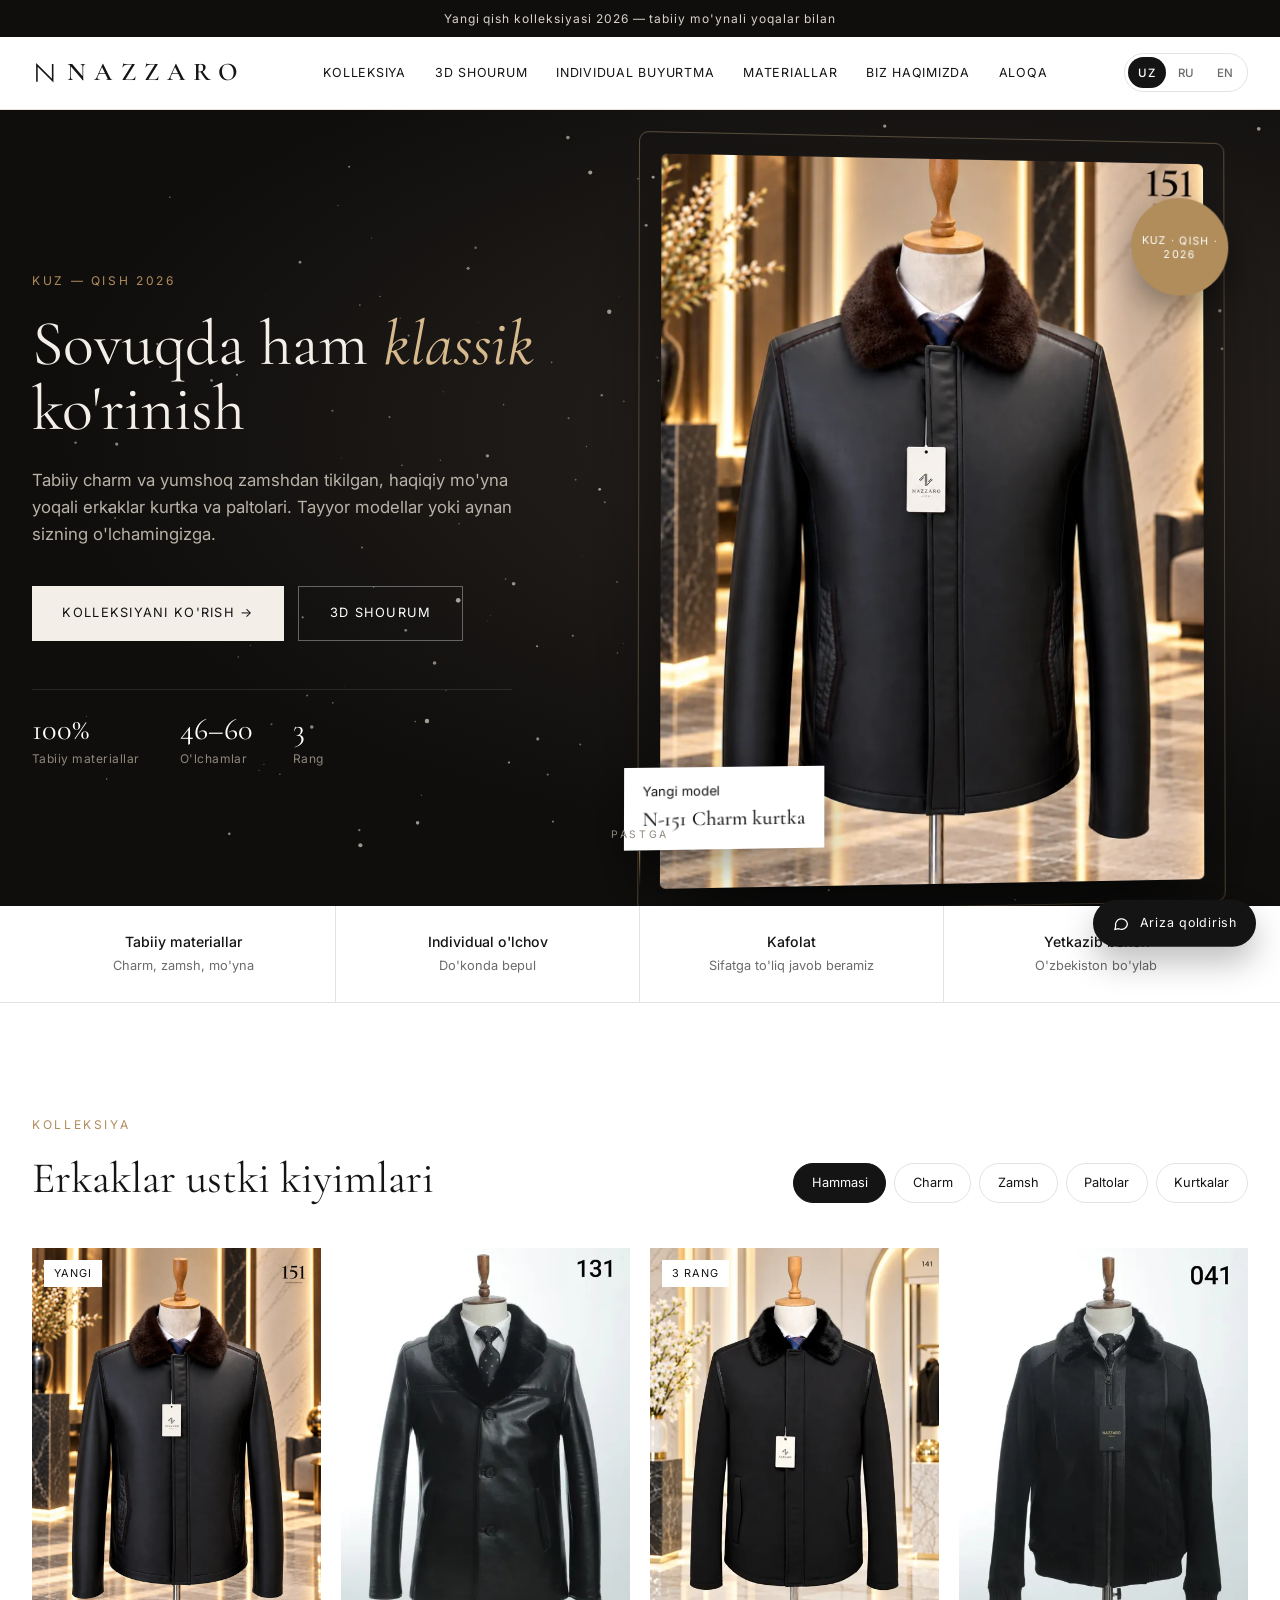
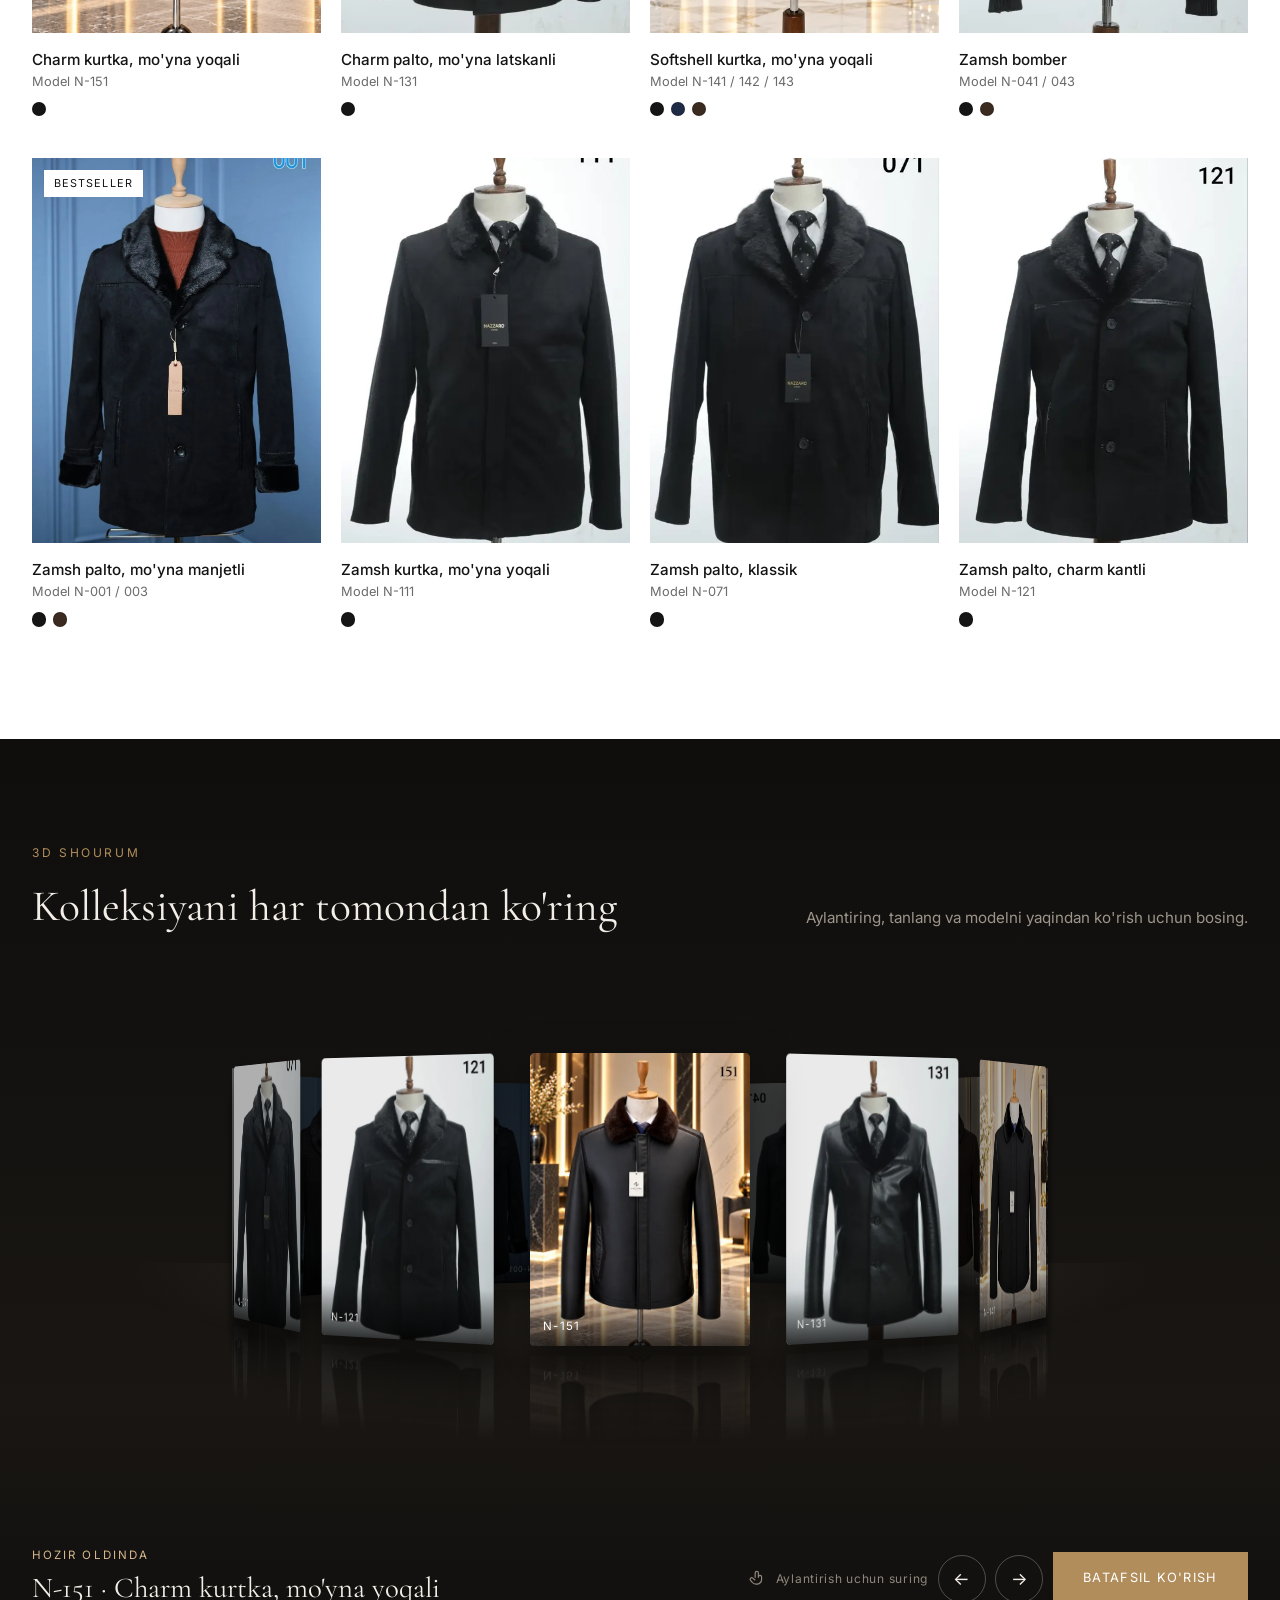
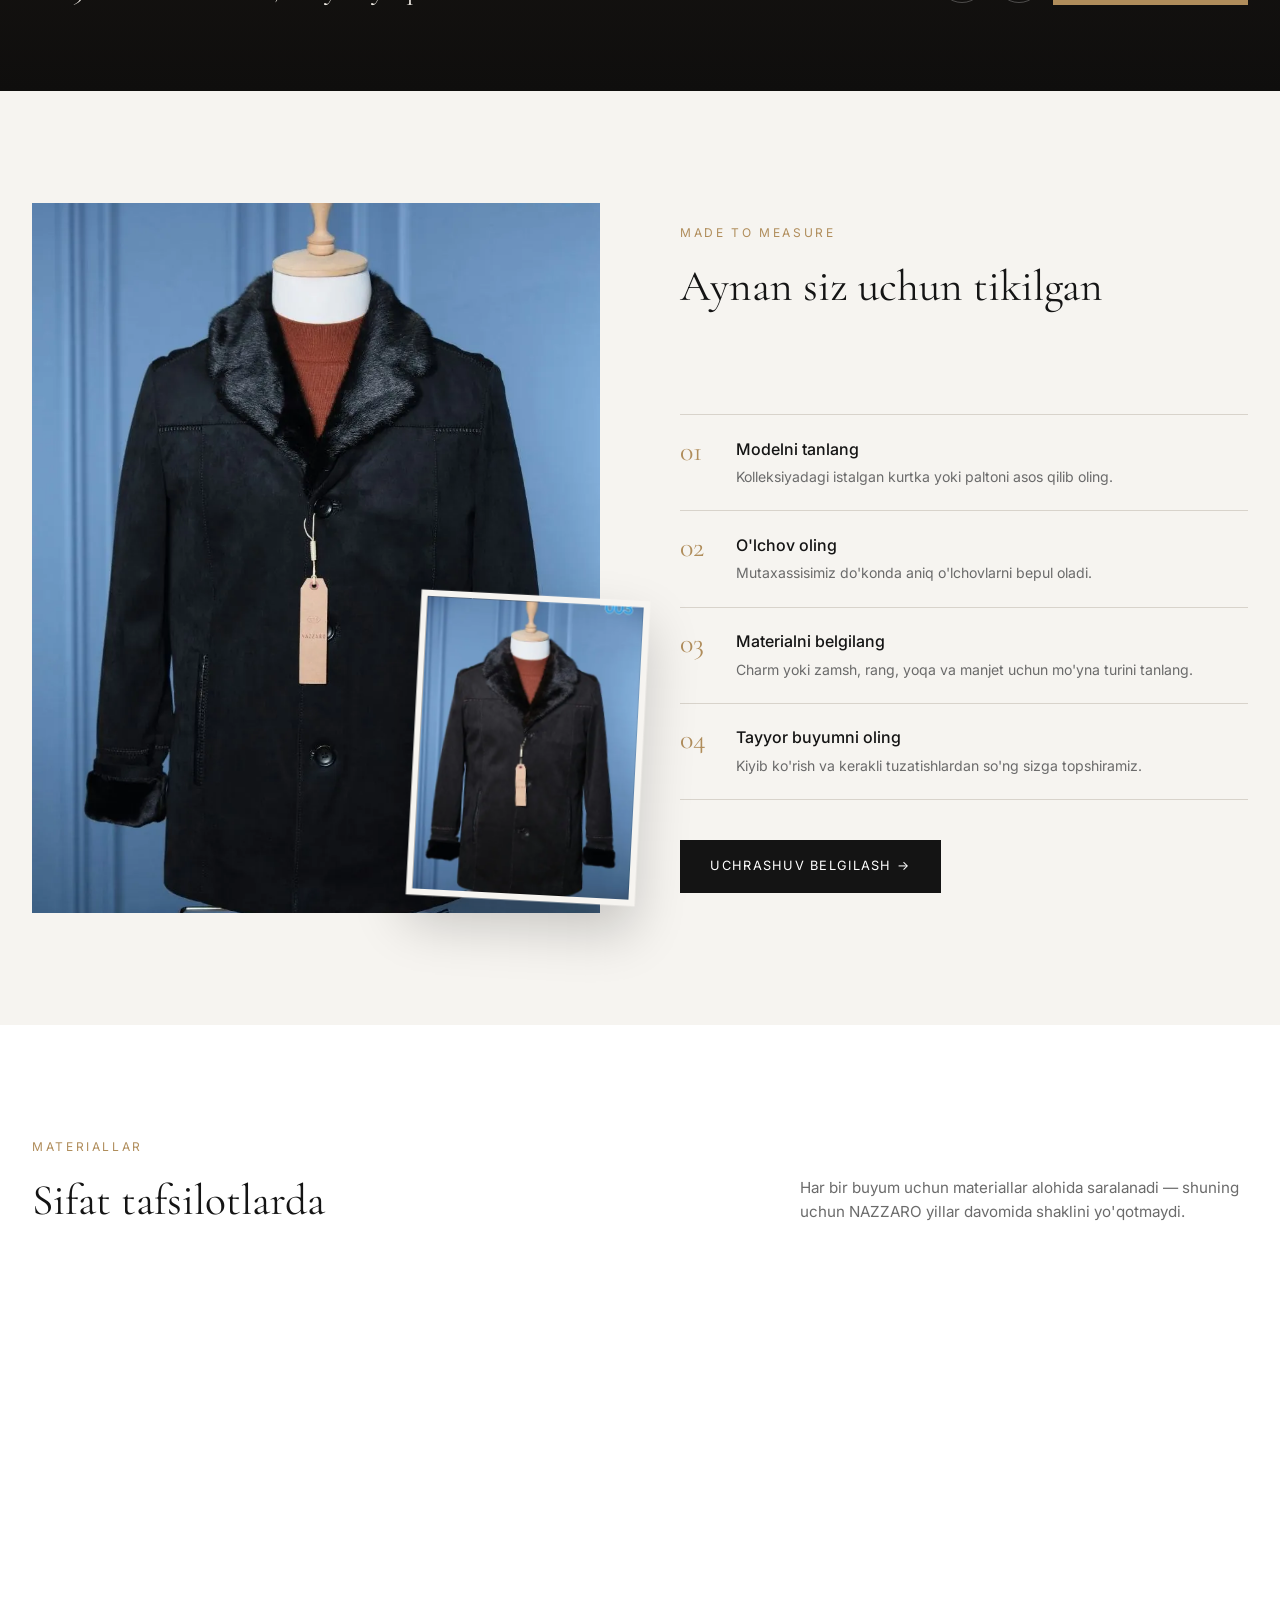
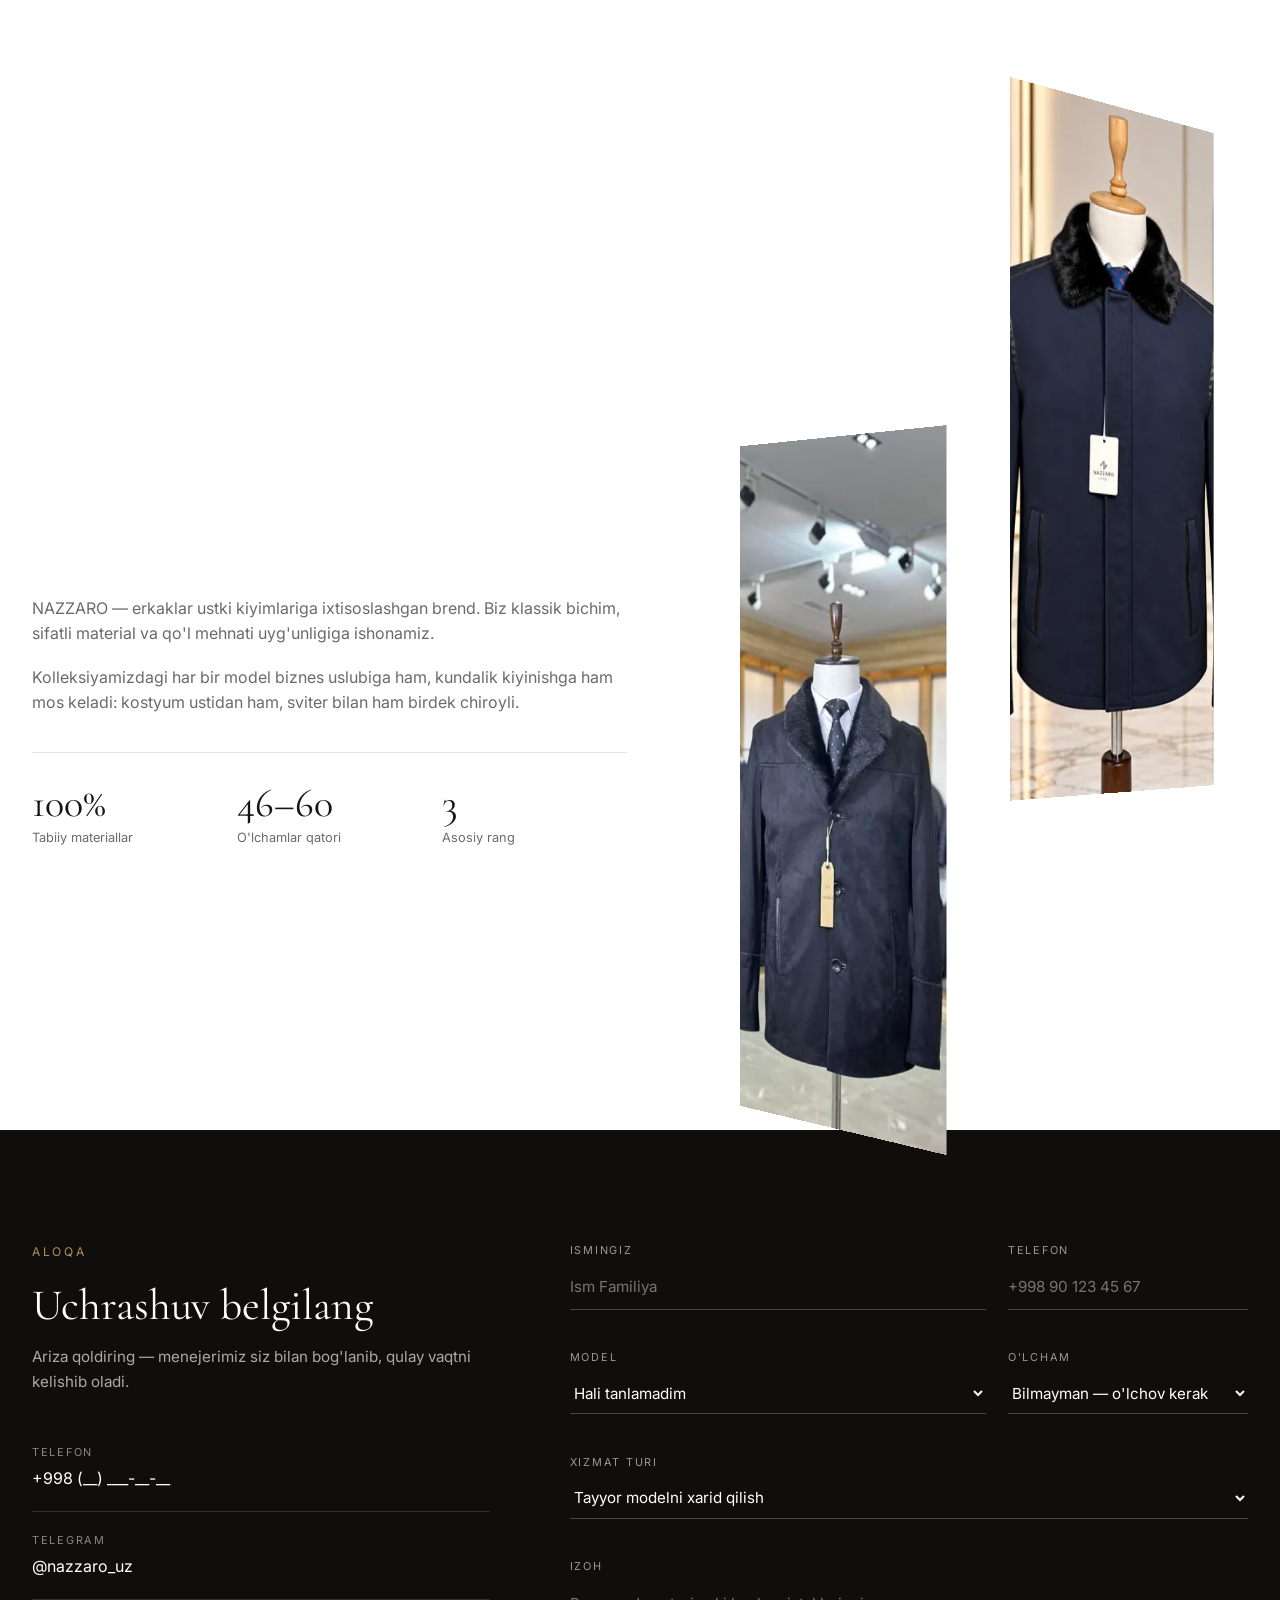
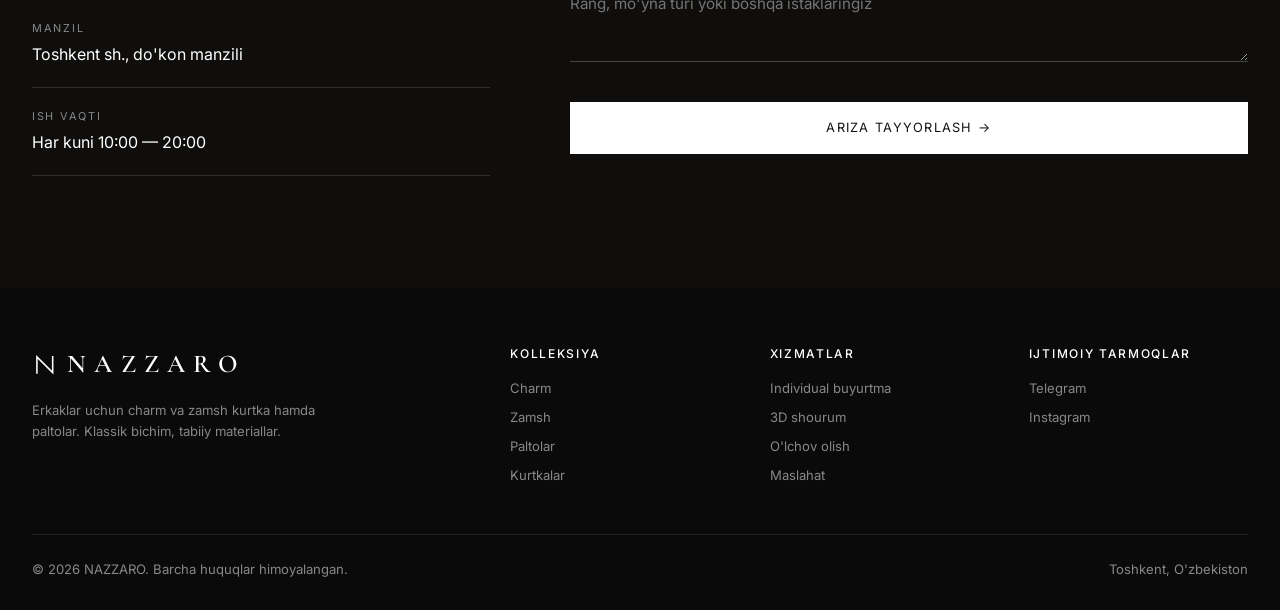
<file: index.html>
<!DOCTYPE html>
<html lang="uz">
<head>
<meta charset="UTF-8">
<meta name="viewport" content="width=device-width, initial-scale=1">
<title>NAZZARO — Erkaklar ustki kiyimlari</title>
<meta name="description" content="NAZZARO — tabiiy charm va zamshdan, mo'yna yoqali erkaklar kurtka va paltolari. Tayyor kolleksiya va individual buyurtma, Toshkent.">
<meta name="theme-color" content="#0f0e0d">
<link rel="canonical" href="https://nazzaro.vercel.app/">
<link rel="icon" href="favicon.svg" type="image/svg+xml">
<meta property="og:type" content="website">
<meta property="og:site_name" content="NAZZARO">
<meta property="og:title" content="NAZZARO — Erkaklar ustki kiyimlari">
<meta property="og:description" content="Tabiiy charm va zamshdan, mo'yna yoqali kurtka va paltolar. Tayyor kolleksiya va individual buyurtma.">
<meta property="og:image" content="https://nazzaro.vercel.app/img/og.jpg">
<meta property="og:url" content="https://nazzaro.vercel.app/">
<meta name="twitter:card" content="summary_large_image">
<link rel="preconnect" href="https://fonts.googleapis.com">
<link rel="preconnect" href="https://fonts.gstatic.com" crossorigin>
<link href="https://fonts.googleapis.com/css2?family=Cormorant+Garamond:ital,wght@0,400;0,500;0,600;1,400&family=Inter:wght@300;400;500;600&display=swap" rel="stylesheet">
<link rel="preload" as="image" href="img/lg/151.webp">
<link rel="stylesheet" href="assets/style.css?v=2">
<script type="application/ld+json">
{"@context":"https://schema.org","@type":"ClothingStore","name":"NAZZARO","url":"https://nazzaro.vercel.app/","image":"https://nazzaro.vercel.app/img/og.jpg","description":"Men's leather and suede outerwear with fur collars. Ready-to-wear and made to measure.","address":{"@type":"PostalAddress","addressLocality":"Tashkent","addressCountry":"UZ"},"openingHours":"Mo-Su 10:00-20:00"}
</script>
</head>
<body>
<a href="#kolleksiya" class="sr-only">Skip</a>
<div class="topbar" data-i18n="topbar"></div>

<header id="hdr">
  <div class="wrap nav">
    <a href="#top" class="logo" aria-label="NAZZARO">
      <svg viewBox="0 0 26 26" fill="none" stroke="currentColor" stroke-width="1.6" aria-hidden="true"><path d="M5 22V5l16 16V4"/></svg>
      NAZZARO
    </a>
    <nav class="menu" id="menu">
      <a href="#kolleksiya" data-i18n="nav_collection"></a>
      <a href="#shourum" data-i18n="sr_eyebrow"></a>
      <a href="#buyurtma" data-i18n="nav_custom"></a>
      <a href="#materiallar" data-i18n="nav_materials"></a>
      <a href="#biz-haqimizda" data-i18n="nav_about"></a>
      <a href="#aloqa" data-i18n="nav_contact"></a>
    </nav>
    <div class="nav-right">
      <div class="langs" id="langs" role="group" aria-label="Language">
        <button data-lang="uz" aria-pressed="false">UZ</button><button data-lang="ru" aria-pressed="false">RU</button><button data-lang="en" aria-pressed="false">EN</button>
      </div>
      <button class="burger" id="burger" aria-label="Menu" aria-expanded="false" aria-controls="menu"><span></span><span></span><span></span></button>
    </div>
  </div>
  <div class="progress" id="progress"></div>
</header>

<main id="top">
  <!-- HERO with 3D snow + tilting card -->
  <section class="hero" id="hero">
    <canvas id="snow" aria-hidden="true"></canvas>
    <div class="hero-grid">
      <div class="hero-text">
        <div class="eyebrow reveal" data-i18n="hero_eyebrow"></div>
        <h1 class="reveal d1" data-i18n-html="hero_title"></h1>
        <p class="lead reveal d2" data-i18n="hero_lead"></p>
        <div class="btns reveal d3">
          <a href="#kolleksiya" class="btn btn-light" data-i18n="hero_btn1"></a>
          <a href="#shourum" class="btn btn-ghost" data-i18n="sr_eyebrow"></a>
        </div>
        <div class="hero-meta reveal d3">
          <div><b>100%</b><span data-i18n="hm1"></span></div>
          <div><b>46–60</b><span data-i18n="hm2"></span></div>
          <div><b>3</b><span data-i18n="hm3"></span></div>
        </div>
      </div>
      <div class="hero-stage" id="heroStage">
        <div class="hero-card" id="heroCard">
          <div class="ring"></div>
          <div class="frame"><img src="img/lg/151.webp" alt="NAZZARO N-151" width="1000" height="1319" fetchpriority="high"></div>
          <div class="glare"></div>
          <div class="hero-tag"><span data-i18n="hero_tag"></span><b data-i18n="hero_tag_name"></b></div>
          <div class="hero-badge"><span data-i18n="hero_badge"></span></div>
        </div>
      </div>
    </div>
    <a href="#kolleksiya" class="scroll-cue"><span data-i18n="scroll"></span><i></i></a>
  </section>

  <div class="strip">
    <div class="wrap">
      <div class="item"><b data-i18n="f1_t"></b><span data-i18n="f1_d"></span></div>
      <div class="item"><b data-i18n="f2_t"></b><span data-i18n="f2_d"></span></div>
      <div class="item"><b data-i18n="f3_t"></b><span data-i18n="f3_d"></span></div>
      <div class="item"><b data-i18n="f4_t"></b><span data-i18n="f4_d"></span></div>
    </div>
  </div>

  <!-- COLLECTION -->
  <section class="block" id="kolleksiya">
    <div class="wrap">
      <div class="head reveal">
        <div>
          <div class="eyebrow" data-i18n="nav_collection"></div>
          <h2 data-i18n="col_title"></h2>
        </div>
        <div class="filters" id="filters" role="group">
          <button class="chip" data-f="all" aria-pressed="true" data-i18n="flt_all"></button>
          <button class="chip" data-f="charm" aria-pressed="false" data-i18n="flt_leather"></button>
          <button class="chip" data-f="zamsh" aria-pressed="false" data-i18n="flt_suede"></button>
          <button class="chip" data-f="palto" aria-pressed="false" data-i18n="flt_coats"></button>
          <button class="chip" data-f="kurtka" aria-pressed="false" data-i18n="flt_jackets"></button>
        </div>
      </div>
      <div class="grid" id="grid"></div>
    </div>
  </section>

  <!-- 3D SHOWROOM -->
  <section class="showroom" id="shourum">
    <div class="wrap">
      <div class="head reveal" style="margin-bottom:0">
        <div>
          <div class="eyebrow" data-i18n="sr_eyebrow"></div>
          <h2 data-i18n="sr_title"></h2>
        </div>
        <p class="sub" data-i18n="sr_sub"></p>
      </div>
    </div>
    <div class="stage" id="stage" aria-roledescription="carousel">
      <div class="floor"></div>
      <div class="ring3d" id="ring3d"></div>
    </div>
    <div class="wrap sr-bar">
      <div class="sr-caption" aria-live="polite"><small data-i18n="sr_front"></small><b id="srName"></b></div>
      <div class="sr-ctrl">
        <span class="sr-hint"><svg viewBox="0 0 24 24" fill="none" stroke="currentColor" stroke-width="1.5" aria-hidden="true"><path d="M9 11V5a2 2 0 1 1 4 0v6m0-1a2 2 0 1 1 4 0v3a6 6 0 0 1-6 6h-1a6 6 0 0 1-5-2.7L3 14a2 2 0 0 1 3-2.6L9 14"/></svg><span data-i18n="sr_hint"></span></span>
        <button class="arrow" id="srPrev" data-i18n-aria="sr_prev">←</button>
        <button class="arrow" id="srNext" data-i18n-aria="sr_next">→</button>
        <button class="btn btn-gold" id="srOpen" data-i18n="sr_open"></button>
      </div>
    </div>
  </section>

  <!-- MADE TO MEASURE -->
  <section class="block custom" id="buyurtma">
    <div class="wrap custom-grid">
      <div class="custom-visual reveal" data-tilt="6">
        <div class="custom-img tilt-target"><img src="img/lg/001-b.webp" alt="" loading="lazy" width="853" height="1280"></div>
        <div class="custom-float"><img src="img/sm/003-b.webp" alt="" loading="lazy" width="467" height="700"></div>
      </div>
      <div>
        <div class="eyebrow reveal">Made to measure</div>
        <h2 class="reveal d1" data-i18n="cm_title"></h2>
        <p class="sub reveal d1" style="margin-top:1rem" data-i18n="cm_sub"></p>
        <div class="steps">
          <div class="step reveal d1"><div class="n">01</div><div><h3 data-i18n="s1_t"></h3><p data-i18n="s1_d"></p></div></div>
          <div class="step reveal d2"><div class="n">02</div><div><h3 data-i18n="s2_t"></h3><p data-i18n="s2_d"></p></div></div>
          <div class="step reveal d2"><div class="n">03</div><div><h3 data-i18n="s3_t"></h3><p data-i18n="s3_d"></p></div></div>
          <div class="step reveal d3"><div class="n">04</div><div><h3 data-i18n="s4_t"></h3><p data-i18n="s4_d"></p></div></div>
        </div>
        <a href="#aloqa" class="btn btn-dark reveal" data-i18n="cta_book_arrow"></a>
      </div>
    </div>
  </section>

  <!-- MATERIALS (3D flip cards) -->
  <section class="block" id="materiallar">
    <div class="wrap">
      <div class="head reveal">
        <div><div class="eyebrow" data-i18n="nav_materials"></div><h2 data-i18n="mat_title"></h2></div>
        <p class="sub" data-i18n="mat_sub"></p>
      </div>
      <div class="mat-grid">
        <div class="mat reveal" tabindex="0"><div class="mat-inner">
          <div class="mat-front"><img src="img/sm/131.webp" alt="" loading="lazy"><span class="flip-hint" aria-hidden="true">↻</span><div class="t"><h3 data-i18n="m1_t"></h3><p data-i18n="m1_d"></p></div></div>
          <div class="mat-back"><h3 data-i18n="m1_t"></h3><ul data-i18n-list="m1_l"></ul></div>
        </div></div>
        <div class="mat reveal d1" tabindex="0"><div class="mat-inner">
          <div class="mat-front"><img src="img/sm/043.webp" alt="" loading="lazy"><span class="flip-hint" aria-hidden="true">↻</span><div class="t"><h3 data-i18n="m2_t"></h3><p data-i18n="m2_d"></p></div></div>
          <div class="mat-back"><h3 data-i18n="m2_t"></h3><ul data-i18n-list="m2_l"></ul></div>
        </div></div>
        <div class="mat reveal d2" tabindex="0"><div class="mat-inner">
          <div class="mat-front"><img src="img/sm/141.webp" alt="" loading="lazy"><span class="flip-hint" aria-hidden="true">↻</span><div class="t"><h3 data-i18n="m3_t"></h3><p data-i18n="m3_d"></p></div></div>
          <div class="mat-back"><h3 data-i18n="m3_t"></h3><ul data-i18n-list="m3_l"></ul></div>
        </div></div>
      </div>
    </div>
  </section>

  <!-- ABOUT -->
  <section class="block" id="biz-haqimizda" style="padding-top:0">
    <div class="wrap about">
      <div>
        <div class="eyebrow reveal" data-i18n="nav_about"></div>
        <h2 class="reveal d1" data-i18n="ab_title"></h2>
        <p class="reveal d1" style="margin-top:1.25rem" data-i18n="ab_p1"></p>
        <p class="reveal d2" data-i18n="ab_p2"></p>
        <div class="stats reveal d2">
          <div><b>100%</b><span data-i18n="st1"></span></div>
          <div><b>46–60</b><span data-i18n="st2"></span></div>
          <div><b>3</b><span data-i18n="st3"></span></div>
        </div>
      </div>
      <div class="about-imgs reveal" id="aboutImgs">
        <img src="img/sm/001-c.webp" alt="" loading="lazy" width="520" height="693">
        <img src="img/sm/142.webp" alt="" loading="lazy" width="520" height="686">
      </div>
    </div>
  </section>

  <!-- CONTACT -->
  <section class="block contact" id="aloqa">
    <div class="wrap contact-grid">
      <div class="reveal">
        <div class="eyebrow" data-i18n="nav_contact"></div>
        <h2 data-i18n="ct_title"></h2>
        <p class="sub" style="margin-top:1rem" data-i18n="ct_sub"></p>
        <div style="margin-top:1.9rem">
          <div class="info-row"><small data-i18n="ct_phone"></small><span>+998 (__) ___-__-__</span></div>
          <div class="info-row"><small>Telegram</small><span>@nazzaro_uz</span></div>
          <div class="info-row"><small data-i18n="ct_addr"></small><span data-i18n="ct_addr_v"></span></div>
          <div class="info-row"><small data-i18n="ct_hours"></small><span data-i18n="ct_hours_v"></span></div>
        </div>
      </div>
      <form id="form" class="reveal d1" novalidate>
        <div class="field"><label for="f-name" data-i18n="fm_name"></label><input id="f-name" autocomplete="name" required data-i18n-ph="fm_name_ph"></div>
        <div class="field"><label for="f-phone" data-i18n="ct_phone"></label><input id="f-phone" type="tel" autocomplete="tel" inputmode="tel" required placeholder="+998 90 123 45 67"></div>
        <div class="field"><label for="f-model" data-i18n="fm_model"></label><select id="f-model"></select></div>
        <div class="field"><label for="f-size" data-i18n="fm_size"></label><select id="f-size"></select></div>
        <div class="field full"><label for="f-type" data-i18n="fm_type"></label><select id="f-type"></select></div>
        <div class="field full"><label for="f-msg" data-i18n="fm_msg"></label><textarea id="f-msg" data-i18n-ph="fm_msg_ph"></textarea></div>
        <div class="field full"><button class="btn btn-light" type="submit" data-i18n="fm_submit"></button></div>
        <div class="result" id="result" aria-live="polite">
          <span data-i18n="fm_ready"></span>
          <pre id="result-text"></pre>
          <div class="acts">
            <a id="tg-link" href="#" target="_blank" rel="noopener" data-i18n="fm_tg"></a>
            <button type="button" id="copy-btn" data-i18n="fm_copy"></button>
          </div>
        </div>
      </form>
    </div>
  </section>
</main>

<footer>
  <div class="wrap">
    <div class="foot">
      <div>
        <div class="logo"><svg viewBox="0 0 26 26" fill="none" stroke="currentColor" stroke-width="1.6" aria-hidden="true"><path d="M5 22V5l16 16V4"/></svg>NAZZARO</div>
        <p style="max-width:19rem" data-i18n="ft_about"></p>
      </div>
      <div><h4 data-i18n="nav_collection"></h4><ul><li><a href="#kolleksiya" data-go="charm" data-i18n="flt_leather"></a></li><li><a href="#kolleksiya" data-go="zamsh" data-i18n="flt_suede"></a></li><li><a href="#kolleksiya" data-go="palto" data-i18n="flt_coats"></a></li><li><a href="#kolleksiya" data-go="kurtka" data-i18n="flt_jackets"></a></li></ul></div>
      <div><h4 data-i18n="ft_services"></h4><ul><li><a href="#buyurtma" data-i18n="nav_custom"></a></li><li><a href="#shourum" data-i18n="sr_eyebrow"></a></li><li><a href="#aloqa" data-i18n="ft_measure"></a></li><li><a href="#aloqa" data-i18n="ft_consult"></a></li></ul></div>
      <div><h4 data-i18n="ft_social"></h4><ul><li><a href="#aloqa">Telegram</a></li><li><a href="#aloqa">Instagram</a></li></ul></div>
    </div>
    <div class="copy"><span data-i18n="ft_rights"></span><span data-i18n="ft_city"></span></div>
  </div>
</footer>

<a href="#aloqa" class="fab" id="fab"><svg viewBox="0 0 24 24" fill="none" stroke="currentColor" stroke-width="1.7" aria-hidden="true"><path d="M21 12a8 8 0 0 1-11.6 7.1L4 20l1-4.6A8 8 0 1 1 21 12Z"/></svg><span data-i18n="fab"></span></a>

<div class="modal" id="modal" aria-hidden="true">
  <div class="backdrop" data-close></div>
  <div class="panel" role="dialog" aria-modal="true" aria-labelledby="m-name">
    <button class="close" data-close aria-label="Close">×</button>
    <div class="gallery">
      <div class="big" id="m-bigwrap"><img id="m-big" alt=""></div>
      <div class="thumbs" id="m-thumbs"></div>
    </div>
    <div class="details">
      <div class="code" id="m-code"></div>
      <h3 id="m-name"></h3>
      <p class="desc" id="m-desc"></p>
      <div class="opt-label"><span data-i18n="md_color"></span><span class="val" id="m-color-name"></span></div>
      <div class="colors" id="m-colors"></div>
      <div class="opt-label"><span data-i18n="md_size"></span><button class="link" id="m-guide-btn" aria-expanded="false" data-i18n="md_guide"></button></div>
      <div class="size-guide" id="m-guide"></div>
      <div class="sizes" id="m-sizes"></div>
      <div class="hint" id="m-hint" data-i18n="md_pick"></div>
      <button class="btn btn-dark" id="m-order" data-i18n="md_order"></button>
      <button class="btn btn-line" id="m-custom" data-i18n="md_custom"></button>
      <ul class="spec" id="m-spec"></ul>
    </div>
  </div>
</div>

<script src="assets/data.js?v=2"></script>
<script src="assets/app.js?v=2"></script>
</body>
</html>
</file>
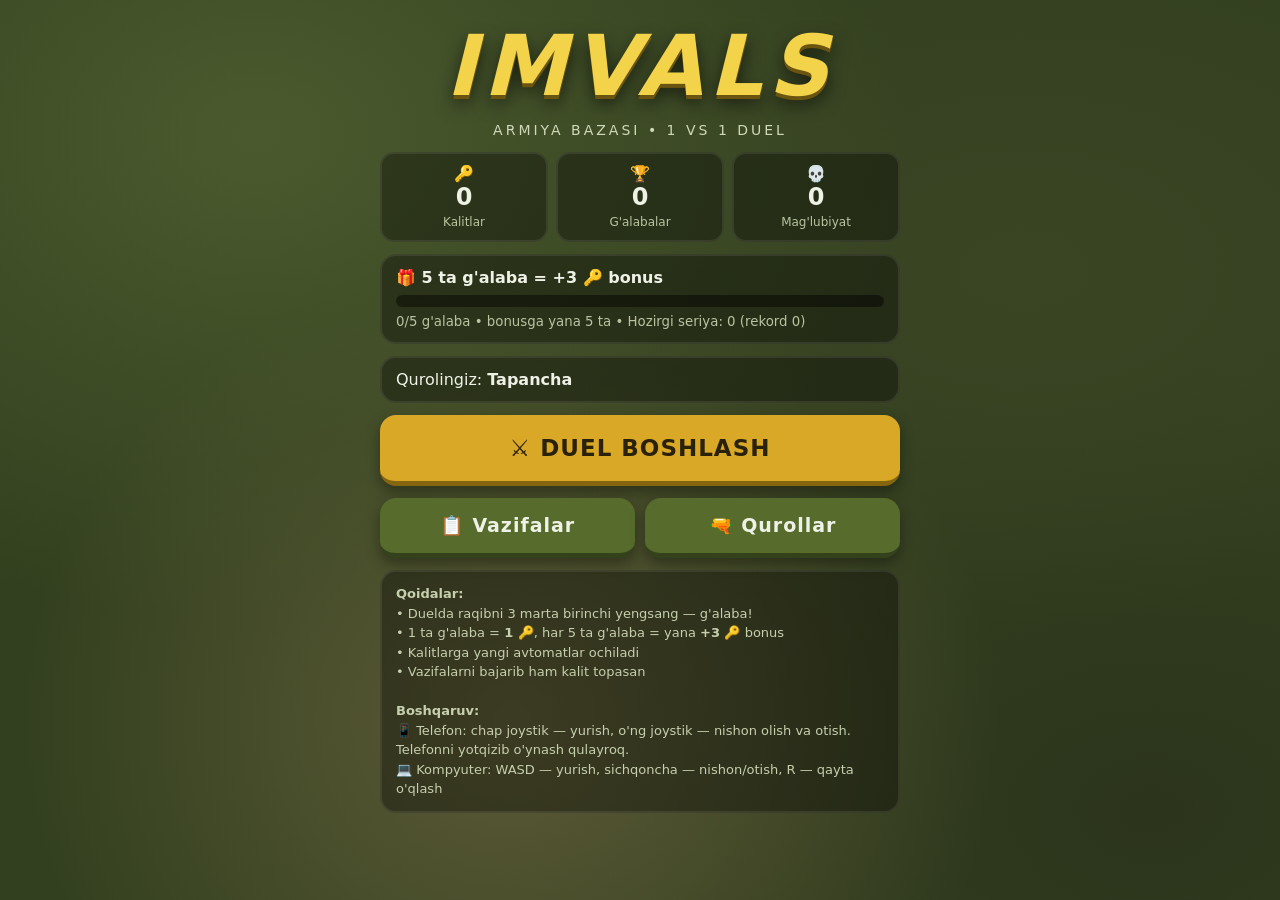
<file: imvals/index.html>
<!DOCTYPE html>
<html lang="uz">
<head>
<meta charset="utf-8">
<meta name="viewport" content="width=device-width,initial-scale=1,maximum-scale=1,user-scalable=no">
<title>IMVALS</title>
<style>
*{box-sizing:border-box;margin:0;padding:0;-webkit-tap-highlight-color:transparent;user-select:none;-webkit-user-select:none}
html,body{width:100%;height:100%;overflow:hidden;background:#1b2214;font-family:system-ui,-apple-system,"Segoe UI",Roboto,sans-serif;color:#eef2e6;touch-action:none}
canvas{display:block;position:fixed;inset:0;width:100%;height:100%}
.hidden{display:none!important}
.screen{position:fixed;inset:0;display:flex;flex-direction:column;align-items:center;overflow-y:auto;padding:18px 14px 30px;gap:14px;touch-action:pan-y;
 background:
  radial-gradient(ellipse at 20% 15%,#4b5a2e 0,transparent 45%),
  radial-gradient(ellipse at 80% 30%,#3a4524 0,transparent 40%),
  radial-gradient(ellipse at 40% 80%,#5c5a36 0,transparent 45%),
  radial-gradient(ellipse at 90% 90%,#2c351c 0,transparent 40%),#33401f}
.logo{font-size:clamp(46px,13vw,84px);font-weight:900;letter-spacing:6px;color:#f3d34a;text-shadow:0 4px 0 #6b5410,0 8px 18px rgba(0,0,0,.6);font-style:italic;line-height:1;margin-top:6px}
.sub{color:#cfd8b8;font-size:14px;letter-spacing:3px;text-transform:uppercase;text-align:center}
.wrap{width:100%;max-width:520px;display:flex;flex-direction:column;gap:12px}
.stats{display:grid;grid-template-columns:repeat(3,1fr);gap:8px}
.stat{background:rgba(0,0,0,.35);border:2px solid rgba(255,255,255,.08);border-radius:14px;padding:10px 6px;text-align:center}
.stat b{display:block;font-size:24px}
.stat span{font-size:12px;color:#b9c3a1}
.card{background:rgba(0,0,0,.35);border:2px solid rgba(255,255,255,.08);border-radius:16px;padding:12px 14px}
.bar{height:12px;background:rgba(0,0,0,.45);border-radius:8px;overflow:hidden;margin:8px 0 4px}
.bar i{display:block;height:100%;background:linear-gradient(90deg,#f3d34a,#ff9f1c);border-radius:8px;transition:width .4s}
small{color:#b9c3a1}
button{font:inherit;color:inherit;cursor:pointer;border:none}
.big{width:100%;padding:16px;border-radius:16px;font-size:19px;font-weight:800;background:#566b2c;border-bottom:5px solid #33421a;box-shadow:0 6px 14px rgba(0,0,0,.35);letter-spacing:1px}
.big:active{transform:translateY(3px);border-bottom-width:2px}
.play{background:#d9a826;color:#2a210a;border-bottom-color:#86650f;font-size:23px;padding:20px}
.row{display:grid;grid-template-columns:1fr 1fr;gap:10px}
.back{align-self:flex-start;padding:10px 16px;border-radius:12px;background:rgba(0,0,0,.4);font-weight:700}
h2{font-size:26px;font-weight:900;letter-spacing:2px;color:#f3d34a}
.gun{display:flex;flex-direction:column;gap:6px}
.gun .hd{display:flex;justify-content:space-between;align-items:center;gap:8px}
.gun .nm{font-size:19px;font-weight:800}
.gun .st{display:grid;grid-template-columns:70px 1fr;gap:3px 8px;font-size:12px;color:#c6cfae;align-items:center}
.gun .st .bar{margin:0;height:8px}
.gbtn{padding:10px 14px;border-radius:12px;font-weight:800;background:#566b2c;border-bottom:4px solid #33421a;white-space:nowrap}
.gbtn.buy{background:#d9a826;color:#2a210a;border-bottom-color:#86650f}
.gbtn.off{background:#444;border-bottom-color:#2a2a2a;color:#999}
.gbtn.eq{background:#2f7a48;border-bottom-color:#1c4a2b}
.task{display:flex;justify-content:space-between;align-items:center;gap:10px}
.task .tt{font-weight:800;font-size:17px}
.task p{font-size:13px;color:#c6cfae;margin-top:3px}
.keychip{display:inline-block;background:rgba(0,0,0,.4);padding:6px 14px;border-radius:20px;font-weight:800;font-size:18px}
.help{font-size:13px;color:#c6cfae;line-height:1.5}
#result{justify-content:center;background:rgba(10,14,6,.86)}
#result .card{text-align:center;padding:24px 18px}
#rTitle{font-size:44px;font-weight:900;letter-spacing:3px}
#rSub{font-size:16px;color:#cfd8b8;margin:6px 0 14px}
#rRew{font-size:22px;font-weight:800;line-height:1.6;margin-bottom:16px}
#gameUI button{position:fixed;z-index:5;background:rgba(0,0,0,.45);border:2px solid rgba(255,255,255,.25);color:#fff;font-weight:900}
#btnExit{top:10px;right:10px;width:42px;height:42px;border-radius:12px;font-size:20px}
#btnReload{right:24px;bottom:175px;width:64px;height:64px;border-radius:50%;font-size:28px}
#toast{position:fixed;left:50%;top:18px;transform:translateX(-50%);background:#f3d34a;color:#2a210a;font-weight:800;padding:10px 18px;border-radius:14px;z-index:20;box-shadow:0 6px 18px rgba(0,0,0,.4);transition:opacity .3s;pointer-events:none}
</style>
</head>
<body>
<canvas id="c"></canvas>

<!-- LOBBI -->
<div id="lobby" class="screen">
 <div class="logo">IMVALS</div>
 <div class="sub">Armiya bazasi • 1 vs 1 duel</div>
 <div class="wrap">
  <div class="stats">
   <div class="stat">🔑<b id="kKeys">0</b><span>Kalitlar</span></div>
   <div class="stat">🏆<b id="kWins">0</b><span>G'alabalar</span></div>
   <div class="stat">💀<b id="kLoss">0</b><span>Mag'lubiyat</span></div>
  </div>
  <div class="card">
   <b>🎁 5 ta g'alaba = +3 🔑 bonus</b>
   <div class="bar"><i id="bBar" style="width:0"></i></div>
   <small id="bTxt"></small>
  </div>
  <div class="card">Qurolingiz: <b id="eqName"></b></div>
  <button class="big play" onclick="startDuel()">⚔️ DUEL BOSHLASH</button>
  <div class="row">
   <button class="big" onclick="openPanel('tasks')">📋 Vazifalar</button>
   <button class="big" onclick="openPanel('shop')">🔫 Qurollar</button>
  </div>
  <div class="card help">
   <b>Qoidalar:</b><br>
   • Duelda raqibni 3 marta birinchi yengsang — g'alaba!<br>
   • 1 ta g'alaba = <b>1 🔑</b>, har 5 ta g'alaba = yana <b>+3 🔑</b> bonus<br>
   • Kalitlarga yangi avtomatlar ochiladi<br>
   • Vazifalarni bajarib ham kalit topasan<br><br>
   <b>Boshqaruv:</b><br>
   📱 Telefon: chap joystik — yurish, o'ng joystik — nishon olish va otish. Telefonni yotqizib o'ynash qulayroq.<br>
   💻 Kompyuter: WASD — yurish, sichqoncha — nishon/otish, R — qayta o'qlash
  </div>
 </div>
</div>

<!-- DO'KON -->
<div id="shop" class="screen hidden">
 <div class="wrap">
  <button class="back" onclick="openPanel('lobby')">← Orqaga</button>
  <h2>🔫 QUROLLAR</h2>
  <div><span class="keychip">🔑 <span class="kk">0</span></span></div>
  <div id="shopList" class="wrap"></div>
 </div>
</div>

<!-- VAZIFALAR -->
<div id="tasks" class="screen hidden">
 <div class="wrap">
  <button class="back" onclick="openPanel('lobby')">← Orqaga</button>
  <h2>📋 VAZIFALAR</h2>
  <div><span class="keychip">🔑 <span class="kk">0</span></span></div>
  <div class="card task"><div><div class="tt">📦 O'q-dori yashiklari</div><p>Bazada 8 ta yashikni 45 soniyada yig'. Mukofot: 1 🔑</p></div><button class="gbtn buy" onclick="startTask('crates')">Boshlash</button></div>
  <div class="card task"><div><div class="tt">🎯 Nishonga otish</div><p>35 soniyada 15 ta nishonni ur. Mukofot: 1 🔑</p></div><button class="gbtn buy" onclick="startTask('targets')">Boshlash</button></div>
  <div class="card task"><div><div class="tt">🎖️ Patrul</div><p>Bazaning 4 ta nazorat nuqtasini 40 soniyada aylanib chiq. Mukofot: 1 🔑</p></div><button class="gbtn buy" onclick="startTask('patrol')">Boshlash</button></div>
  <div class="card task"><div><div class="tt">🎁 Kunlik sovg'a</div><p id="dailyTxt">Har kuni 1 ta bepul kalit</p></div><button class="gbtn" id="dailyBtn" onclick="claimDaily()">Olish</button></div>
 </div>
</div>

<!-- NATIJA -->
<div id="result" class="screen hidden">
 <div class="wrap">
  <div class="card">
   <div id="rTitle">G'ALABA!</div>
   <div id="rSub"></div>
   <div id="rRew"></div>
   <div class="row"><button class="big" id="rAgain">🔁 Yana</button><button class="big" onclick="openPanel('lobby')">🏠 Lobbi</button></div>
  </div>
 </div>
</div>

<div id="gameUI" class="hidden"><button id="btnExit">✕</button><button id="btnReload">⟳</button></div>
<div id="toast" style="opacity:0"></div>

<script>
// ================== SAQLASH ==================
const SAVE='imvals_save_v1';
let S={keys:0,wins:0,losses:0,owned:['pistol'],gun:'pistol',daily:'',streak:0,best:0};
try{const d=JSON.parse(localStorage.getItem(SAVE)||'null');if(d)Object.assign(S,d)}catch(e){}
function save(){try{localStorage.setItem(SAVE,JSON.stringify(S))}catch(e){}}

// ================== QUROLLAR ==================
const GUNS={
 pistol :{name:"Tapancha",   price:0, dmg:20,rate:330, spd:14,spread:.03, mag:12, rel:1100,pellets:1,range:700, len:16},
 uzi    :{name:"UZI avtomat",price:3, dmg:9, rate:85,  spd:15,spread:.13, mag:32, rel:1500,pellets:1,range:560, len:20},
 shotgun:{name:"Drobovik",   price:5, dmg:11,rate:850, spd:13,spread:.22, mag:6,  rel:1800,pellets:7,range:380, len:26},
 ak     :{name:"AK-47",      price:8, dmg:15,rate:115, spd:17,spread:.06, mag:30, rel:1700,pellets:1,range:850, len:30},
 sniper :{name:"Snayper",    price:12,dmg:85,rate:1300,spd:28,spread:.005,mag:5,  rel:2200,pellets:1,range:1600,len:40},
 minigun:{name:"Minigun",    price:18,dmg:7, rate:48,  spd:16,spread:.15, mag:120,rel:3000,pellets:1,range:700, len:32,slow:.65}
};
const GUN_IDS=Object.keys(GUNS);

// ================== EKRAN ==================
const cv=document.getElementById('c'),ctx=cv.getContext('2d');
let DPR=1,CW=0,CH=0;
function resize(){DPR=Math.min(2,window.devicePixelRatio||1);CW=innerWidth;CH=innerHeight;cv.width=CW*DPR;cv.height=CH*DPR}
addEventListener('resize',resize);resize();

// ================== XARITA (armiya bazasi) ==================
const W=1800,H=1200;
const OB=[];
function R(x,y,w,h,t){OB.push({x,y,w,h,t})}
[[300,250,40,180,'sand'],[300,770,40,180,'sand'],[470,520,64,64,'crate'],[470,616,64,64,'crate'],
 [560,150,200,40,'wall'],[560,1010,200,40,'wall'],[700,400,60,60,'crate'],[700,740,60,60,'crate'],
 [170,70,130,90,'tent'],[170,1040,130,90,'tent'],[810,560,40,80,'sand'],[420,340,90,36,'sand'],[420,824,90,36,'sand']
].forEach(([x,y,w,h,t])=>{R(x,y,w,h,t);R(W-x-w,y,w,h,t)});
R(860,240,80,40,'wall');R(860,920,80,40,'wall');R(880,60,40,110,'wall');R(880,1030,40,110,'wall');

function rng(seed){return()=>{seed=(seed*16807)%2147483647;return(seed-1)/2147483646}}
const bg=document.createElement('canvas');bg.width=W;bg.height=H;
(function drawMap(){
 const g=bg.getContext('2d'),r=rng(42);
 g.fillStyle='#56643a';g.fillRect(0,0,W,H);
 const cols=['#4d5a33','#606e40','#6b6a45','#4a5530','#5d6a3c'];
 for(let i=0;i<320;i++){g.fillStyle=cols[i%5];g.globalAlpha=.6;g.beginPath();g.ellipse(r()*W,r()*H,20+r()*70,12+r()*40,r()*3,0,7);g.fill()}
 g.globalAlpha=1;
 // yo'llar
 g.fillStyle='#7a6e52';g.fillRect(0,570,W,60);g.fillRect(870,0,60,H);
 g.strokeStyle='#d8cfa8';g.lineWidth=3;g.setLineDash([22,18]);
 g.beginPath();g.moveTo(0,600);g.lineTo(W,600);g.moveTo(900,0);g.lineTo(900,H);g.stroke();g.setLineDash([]);
 // vertolyot maydoni
 g.fillStyle='#3f4a2c';g.beginPath();g.arc(900,600,80,0,7);g.fill();
 g.strokeStyle='#f3d34a';g.lineWidth=5;g.beginPath();g.arc(900,600,70,0,7);g.stroke();
 g.fillStyle='#f3d34a';g.font='bold 70px sans-serif';g.textAlign='center';g.textBaseline='middle';g.fillText('H',900,604);
 // spawn zonalari
 [[140,600,'#3b7d4a'],[W-140,600,'#9b3b30']].forEach(([x,y,c])=>{g.strokeStyle=c;g.lineWidth=4;g.setLineDash([10,8]);g.beginPath();g.arc(x,y,48,0,7);g.stroke();g.setLineDash([])});
 // o't tutamlari
 g.strokeStyle='#3e4a26';g.lineWidth=2;
 for(let i=0;i<400;i++){const x=r()*W,y=r()*H;g.beginPath();g.moveTo(x,y);g.lineTo(x-3,y-7);g.moveTo(x,y);g.lineTo(x+3,y-7);g.stroke()}
 // to'siqlar
 for(const o of OB){
  g.fillStyle='rgba(0,0,0,.28)';g.fillRect(o.x+7,o.y+7,o.w,o.h);
  if(o.t==='sand'){
   g.fillStyle='#b59a63';g.fillRect(o.x,o.y,o.w,o.h);
   g.strokeStyle='#8a7346';g.lineWidth=2;
   const vert=o.h>o.w,n=Math.floor((vert?o.h:o.w)/20);
   for(let i=0;i<n;i++){const s=(vert?o.h:o.w)/n;
    if(vert)rr(g,o.x+2,o.y+i*s+2,o.w-4,s-4,6);else rr(g,o.x+i*s+2,o.y+2,s-4,o.h-4,6);g.stroke()}
  }else if(o.t==='crate'){
   g.fillStyle='#8b5a2b';g.fillRect(o.x,o.y,o.w,o.h);
   g.strokeStyle='#5e3b1a';g.lineWidth=4;g.strokeRect(o.x+3,o.y+3,o.w-6,o.h-6);
   g.beginPath();g.moveTo(o.x+5,o.y+5);g.lineTo(o.x+o.w-5,o.y+o.h-5);g.moveTo(o.x+o.w-5,o.y+5);g.lineTo(o.x+5,o.y+o.h-5);g.stroke();
  }else if(o.t==='wall'){
   g.fillStyle='#8d9191';g.fillRect(o.x,o.y,o.w,o.h);
   g.strokeStyle='#6c7070';g.lineWidth=2;
   if(o.w>o.h){for(let x=o.x;x<o.x+o.w;x+=25){g.beginPath();g.moveTo(x,o.y);g.lineTo(x,o.y+o.h);g.stroke()}}
   else{for(let y=o.y;y<o.y+o.h;y+=25){g.beginPath();g.moveTo(o.x,y);g.lineTo(o.x+o.w,y);g.stroke()}}
   g.strokeStyle='#5a5e5e';g.lineWidth=3;g.strokeRect(o.x,o.y,o.w,o.h);
  }else if(o.t==='tent'){
   g.fillStyle='#4f5d2f';g.fillRect(o.x,o.y,o.w,o.h);
   g.fillStyle='#5d6c38';g.fillRect(o.x,o.y,o.w,o.h/2);
   g.strokeStyle='#33401c';g.lineWidth=3;g.strokeRect(o.x,o.y,o.w,o.h);
   g.beginPath();g.moveTo(o.x,o.y+o.h/2);g.lineTo(o.x+o.w,o.y+o.h/2);g.stroke();
   g.fillStyle='#f3d34a';g.font='bold 18px sans-serif';g.fillText('★',o.x+o.w/2,o.y+o.h/2+1);
  }
 }
 // to'r devor
 g.strokeStyle='#2c3320';g.lineWidth=16;g.strokeRect(8,8,W-16,H-16);
 g.strokeStyle='#9aa38a';g.lineWidth=2;g.setLineDash([4,8]);g.strokeRect(18,18,W-36,H-36);g.setLineDash([]);
})();
function rr(g,x,y,w,h,r){g.beginPath();g.moveTo(x+r,y);g.arcTo(x+w,y,x+w,y+h,r);g.arcTo(x+w,y+h,x,y+h,r);g.arcTo(x,y+h,x,y,r);g.arcTo(x,y,x+w,y,r);g.closePath()}

// ================== YORDAMCHI ==================
const clamp=(v,a,b)=>v<a?a:v>b?b:v;
const angDiff=(a,b)=>{let d=b-a;while(d>Math.PI)d-=Math.PI*2;while(d<-Math.PI)d+=Math.PI*2;return d};
const lerpAng=(a,b,t)=>a+angDiff(a,b)*clamp(t,0,1);
const pick=a=>a[Math.floor(Math.random()*a.length)];
function inOb(x,y,m=0){for(const o of OB)if(x>o.x-m&&x<o.x+o.w+m&&y>o.y-m&&y<o.y+o.h+m)return o;return null}
function hasLOS(x1,y1,x2,y2){const d=Math.hypot(x2-x1,y2-y1),n=Math.ceil(d/10);for(let i=1;i<n;i++){const t=i/n;if(inOb(x1+(x2-x1)*t,y1+(y2-y1)*t))return false}return true}
function freeSpot(m=40){for(let i=0;i<200;i++){const x=60+Math.random()*(W-120),y=60+Math.random()*(H-120);if(!inOb(x,y,m))return{x,y}}return{x:900,y:600}}

// ================== OVOZ ==================
let AC=null,NB=null;
function audioInit(){if(AC)return;try{AC=new(window.AudioContext||window.webkitAudioContext)();NB=AC.createBuffer(1,AC.sampleRate*.4,AC.sampleRate);const d=NB.getChannelData(0);for(let i=0;i<d.length;i++)d[i]=Math.random()*2-1}catch(e){AC=null}}
function sfxShot(freq,vol,dur){if(!AC)return;try{const t=AC.currentTime,s=AC.createBufferSource(),f=AC.createBiquadFilter(),g=AC.createGain();s.buffer=NB;f.type='lowpass';f.frequency.value=freq;g.gain.setValueAtTime(vol,t);g.gain.exponentialRampToValueAtTime(.001,t+dur);s.connect(f);f.connect(g);g.connect(AC.destination);s.start(t);s.stop(t+dur)}catch(e){}}
function tone(fr,dur,vol=.15,type='square'){if(!AC)return;try{const t=AC.currentTime,o=AC.createOscillator(),g=AC.createGain();o.type=type;o.frequency.value=fr;g.gain.setValueAtTime(vol,t);g.gain.exponentialRampToValueAtTime(.001,t+dur);o.connect(g);g.connect(AC.destination);o.start(t);o.stop(t+dur)}catch(e){}}

// ================== HOLAT ==================
let mode='menu',P=null,B=null,bullets=[],parts=[],texts=[],items=[],targets=[],duel=null,task=null,now=0;
let zoom=1,camX=0,camY=0;
const BOT_NAMES=['Serjant_Bek','Kapitan_Jasur','Ryadovoy_Ali','Snayper_Temur','Komandir_Rustam','Desantchi_Aziz','Mayor_Sardor','Leytenant_Doston','Polkovnik_Shoxrux','Razvedchik_Bobur'];

function mkSoldier(x,y,gun,name,isBot){return{x,y,r:17,hp:100,a:0,gun,ammo:GUNS[gun].mag,reloadT:0,reloading:false,last:-9999,name,isBot,alive:true,hitT:-9999}}

// ================== BOSHQARUV ==================
const keys={};
addEventListener('keydown',e=>{const k=e.key.toLowerCase();keys[k]=true;if(k==='r')tryReload(P)});
addEventListener('keyup',e=>{keys[e.key.toLowerCase()]=false});
const mouse={x:0,y:0,down:false};let usingTouch=false;
cv.addEventListener('mousemove',e=>{mouse.x=e.clientX;mouse.y=e.clientY});
cv.addEventListener('mousedown',e=>{mouse.down=true;audioInit()});
addEventListener('mouseup',()=>mouse.down=false);
const stL={id:null,ox:0,oy:0,x:0,y:0},stR={id:null,ox:0,oy:0,x:0,y:0};
cv.addEventListener('touchstart',e=>{e.preventDefault();usingTouch=true;audioInit();
 for(const t of e.changedTouches){const st=t.clientX<CW/2?stL:stR;if(st.id===null){st.id=t.identifier;st.ox=st.x=t.clientX;st.oy=st.y=t.clientY}}},{passive:false});
cv.addEventListener('touchmove',e=>{e.preventDefault();for(const t of e.changedTouches)for(const st of[stL,stR])if(st.id===t.identifier){st.x=t.clientX;st.y=t.clientY}},{passive:false});
function tEnd(e){for(const t of e.changedTouches)for(const st of[stL,stR])if(st.id===t.identifier)st.id=null}
cv.addEventListener('touchend',tEnd);cv.addEventListener('touchcancel',tEnd);
document.getElementById('btnReload').addEventListener('click',()=>tryReload(P));
document.getElementById('btnExit').addEventListener('click',()=>{
 if(mode==='duel'){S.losses++;S.streak=0;save()}
 mode='menu';openPanel('lobby')});

// ================== HARAKAT ==================
function resolve(e){
 for(const o of OB){const cx=clamp(e.x,o.x,o.x+o.w),cy=clamp(e.y,o.y,o.y+o.h);let dx=e.x-cx,dy=e.y-cy;const d2=dx*dx+dy*dy;
  if(d2<e.r*e.r){if(d2<1e-6){const l=e.x-o.x,r=o.x+o.w-e.x,t=e.y-o.y,b=o.y+o.h-e.y,m=Math.min(l,r,t,b);
    if(m===l)e.x=o.x-e.r;else if(m===r)e.x=o.x+o.w+e.r;else if(m===t)e.y=o.y-e.r;else e.y=o.y+o.h+e.r}
   else{const d=Math.sqrt(d2);e.x=cx+dx/d*e.r;e.y=cy+dy/d*e.r}}}
 e.x=clamp(e.x,e.r+18,W-e.r-18);e.y=clamp(e.y,e.r+18,H-e.r-18)}
function move(e,dx,dy){e.x+=dx;resolve(e);e.y+=dy;resolve(e)}

function shoot(e){
 const G=GUNS[e.gun];
 if(e.reloading||now-e.last<G.rate)return;
 if(e.ammo<=0){tryReload(e);return}
 e.last=now;e.ammo--;
 const mx=e.x+Math.cos(e.a)*(e.r*.4+G.len),my=e.y+Math.sin(e.a)*(e.r*.4+G.len);
 for(let i=0;i<G.pellets;i++){const a=e.a+(Math.random()-.5)*2*G.spread;
  bullets.push({x:mx,y:my,px:mx,py:my,vx:Math.cos(a)*G.spd,vy:Math.sin(a)*G.spd,dmg:G.dmg,owner:e,left:G.range,big:e.gun==='sniper'})}
 sfxShot(e.gun==='sniper'?900:e.gun==='shotgun'?1200:2600,e.isBot?.12:.22,e.gun==='sniper'?.35:.12);
 if(e.ammo<=0)tryReload(e)}
function tryReload(e){if(!e||!e.alive||e.reloading)return;const G=GUNS[e.gun];if(e.ammo===G.mag)return;e.reloading=true;e.reloadT=now+G.rel;if(!e.isBot)tone(320,.08,.08)}

function damage(e,d,from){
 if(!e.alive)return;if(mode==='duel'&&duel.phase!=='fight')return;
 e.hp-=d;e.hitT=now;
 for(let i=0;i<6;i++)parts.push({x:e.x,y:e.y,vx:(Math.random()-.5)*5,vy:(Math.random()-.5)*5,life:400,max:400,c:'#b3261e',s:3});
 texts.push({x:e.x+(Math.random()-.5)*20,y:e.y-24,t:'-'+d,life:700,c:from&&!from.isBot?'#ffe066':'#ff6b6b'});
 if(from&&!from.isBot)tone(1400,.05,.07,'triangle');
 if(e.hp<=0){e.hp=0;e.alive=false;
  for(let i=0;i<20;i++)parts.push({x:e.x,y:e.y,vx:(Math.random()-.5)*8,vy:(Math.random()-.5)*8,life:700,max:700,c:'#8a1c14',s:4});
  onDeath(e)}}

// ================== DUEL ==================
function startDuel(){
 audioInit();hideScreens();
 const diff=Math.min(14,S.wins);
 const pool=GUN_IDS.filter(g=>GUNS[g].price<=diff*1.4+1);
 duel={round:1,ps:0,bs:0,phase:'count',t:3000,diff,botName:pick(BOT_NAMES),botGun:pick(pool),msg:''};
 mode='duel';task=null;items=[];targets=[];newRound();showGameUI()}
function newRound(){
 P=mkSoldier(140,600,S.gun,'Sen',false);P.a=0;
 B=mkSoldier(W-140,600,duel.botGun,duel.botName,true);B.a=Math.PI;
 const d=duel.diff;
 Object.assign(B,{spd:Math.min(3.3,2.5+d*.06),aimErr:Math.max(.05,.32-d*.02),react:Math.max(140,700-d*45),seen:0,think:0,strafe:1,stuck:0,stuckT:0,wander:0,seed:Math.random()*99});
 bullets=[];parts=[];texts=[];duel.phase='count';duel.t=3000}
function onDeath(e){
 if(mode!=='duel'||duel.phase!=='fight')return;
 if(e===B){duel.ps++;duel.msg="RAUND SENIKI! 💪";tone(660,.15);setTimeout(()=>tone(880,.2),150)}
 else{duel.bs++;duel.msg="RAUND RAQIBNIKI 💀";tone(200,.3,.15,'sawtooth')}
 duel.phase='roundEnd';duel.t=2300}
function endDuel(win){
 mode='menu';hideGameUI();
 let rew='';
 if(win){S.wins++;S.streak++;S.best=Math.max(S.best,S.streak);S.keys+=1;rew='+1 🔑 g\'alaba uchun';
  if(S.wins%5===0){S.keys+=3;rew+='<br>🎉 5 ta g\'alaba bonusi: +3 🔑'}}
 else{S.losses++;S.streak=0;rew='Kalit yo\'q. Yana urinib ko\'r!'}
 save();
 showResult(win?"G'ALABA!":"MAG'LUBIYAT",`${duel.ps} : ${duel.bs} — raqib: ${duel.botName} (${GUNS[duel.botGun].name})`,rew,win?'#f3d34a':'#ff6b6b',startDuel)}

function botUpdate(k){
 const b=B,p=P;if(!b.alive||!p.alive)return;
 const G=GUNS[b.gun],dx=p.x-b.x,dy=p.y-b.y,d=Math.hypot(dx,dy)||1,ta=Math.atan2(dy,dx),ms=k*16.67;
 const los=hasLOS(b.x,b.y,p.x,p.y);
 b.think-=ms;if(b.think<=0){b.think=600+Math.random()*900;b.strafe=Math.random()<.5?1:-1}
 let mx=0,my=0;
 if(los){
  b.seen+=ms;
  const pref=Math.min(G.range*.55,440),ux=dx/d,uy=dy/d,f=d>pref?1:d<pref*.55?-1:0;
  mx=ux*f-uy*b.strafe*.8;my=uy*f+ux*b.strafe*.8;
  const noise=(Math.sin(now/260+b.seed)*.6+(Math.random()-.5)*.5)*b.aimErr;
  b.a=lerpAng(b.a,ta+noise,.18*k);
  if(b.seen>b.react&&d<G.range&&Math.abs(angDiff(b.a,ta))<.4)shoot(b);
 }else{
  b.seen=Math.max(0,b.seen-ms*2);
  if(b.stuckT>0){mx=Math.cos(b.wander);my=Math.sin(b.wander);b.stuckT-=ms}else{mx=dx/d;my=dy/d}
  b.a=lerpAng(b.a,ta,.1*k);
  if(b.ammo<G.mag*.5)tryReload(b);
 }
 const n=Math.hypot(mx,my);
 if(n>.05){const sp=b.spd*(G.slow||1),ox=b.x,oy=b.y;move(b,mx/n*sp*k,my/n*sp*k);
  if(Math.hypot(b.x-ox,b.y-oy)<sp*k*.35){b.stuck+=k;if(b.stuck>15){b.stuckT=550+Math.random()*400;b.wander=Math.random()*Math.PI*2;b.stuck=0}}else b.stuck=0}
}

// ================== VAZIFALAR ==================
const PATROL=[{x:240,y:240},{x:W-240,y:240},{x:W-240,y:H-240},{x:240,y:H-240}];
function startTask(type){
 audioInit();hideScreens();mode='task';duel=null;B=null;bullets=[];parts=[];texts=[];items=[];targets=[];
 P=mkSoldier(900,600,S.gun,'Sen',false);
 if(type==='crates'){task={type,t:45000,need:8,got:0,title:"📦 Yashiklar"};for(let i=0;i<8;i++){const s=freeSpot(45);items.push({x:s.x,y:s.y})}}
 else if(type==='targets'){task={type,t:35000,need:15,got:0,title:"🎯 Nishonlar"};for(let i=0;i<3;i++)spawnTarget()}
 else{task={type,t:40000,need:4,got:0,title:"🎖️ Patrul"};}
 showGameUI()}
function spawnTarget(){let s;for(let i=0;i<50;i++){s=freeSpot(35);if(Math.hypot(s.x-P.x,s.y-P.y)>200&&Math.hypot(s.x-P.x,s.y-P.y)<650)break}targets.push({x:s.x,y:s.y,r:22,born:now})}
function taskUpdate(dt){
 task.t-=dt;
 if(task.type==='crates'){for(let i=items.length-1;i>=0;i--){const it=items[i];if(Math.hypot(it.x-P.x,it.y-P.y)<P.r+18){items.splice(i,1);task.got++;tone(880,.1,.1);burst(it.x,it.y,'#f3d34a')}}}
 if(task.type==='patrol'){const cp=PATROL[task.got];if(cp&&Math.hypot(cp.x-P.x,cp.y-P.y)<45){task.got++;tone(990,.12,.1);burst(cp.x,cp.y,'#5fd38d')}}
 if(task.got>=task.need)return finishTask(true);
 if(task.t<=0)finishTask(false)}
function finishTask(ok){
 mode='menu';hideGameUI();const tp=task.type;
 if(ok){S.keys+=1;save()}
 showResult(ok?"BAJARILDI!":"VAQT TUGADI",task.title,ok?'+1 🔑':'Kalit yo\'q. Yana urinib ko\'r!',ok?'#5fd38d':'#ff6b6b',()=>startTask(tp))}
function burst(x,y,c){for(let i=0;i<14;i++)parts.push({x,y,vx:(Math.random()-.5)*6,vy:(Math.random()-.5)*6,life:500,max:500,c,s:4})}
function claimDaily(){const d=new Date().toDateString();if(S.daily===d)return;S.daily=d;S.keys+=1;save();toast("🎁 +1 🔑 kunlik sovg'a!");refresh()}

// ================== YANGILASH ==================
function playerUpdate(k){
 if(!P.alive)return;const G=GUNS[P.gun];
 let mx=0,my=0;
 if(keys.w||keys.arrowup)my-=1;if(keys.s||keys.arrowdown)my+=1;if(keys.a||keys.arrowleft)mx-=1;if(keys.d||keys.arrowright)mx+=1;
 if(stL.id!==null){const dx=stL.x-stL.ox,dy=stL.y-stL.oy,l=Math.hypot(dx,dy);if(l>8){const m=Math.min(1,l/55);mx+=dx/l*m;my+=dy/l*m}}
 const n=Math.hypot(mx,my);if(n>1){mx/=n;my/=n}
 const sp=3.3*(G.slow||1);move(P,mx*sp*k,my*sp*k);
 let firing=false;
 if(usingTouch){
  if(stR.id!==null){const dx=stR.x-stR.ox,dy=stR.y-stR.oy;if(Math.hypot(dx,dy)>14){P.a=Math.atan2(dy,dx);firing=true;aimAssist()}}
 }else{
  const wx=mouse.x/zoom+camX,wy=mouse.y/zoom+camY;P.a=Math.atan2(wy-P.y,wx-P.x);firing=mouse.down}
 if(firing)shoot(P)}
function aimAssist(){
 const cands=[];if(B&&B.alive)cands.push(B);for(const t of targets)cands.push(t);
 let best=null,bd=.25;
 for(const c of cands){const ta=Math.atan2(c.y-P.y,c.x-P.x),dd=Math.abs(angDiff(P.a,ta));if(dd<bd&&hasLOS(P.x,P.y,c.x,c.y)){bd=dd;best=ta}}
 if(best!==null)P.a=lerpAng(P.a,best,.6)}

function update(dt,k){
 if(mode==='duel'){
  if(duel.phase==='count'){const before=Math.ceil(duel.t/1000);duel.t-=dt;const after=Math.ceil(duel.t/1000);if(after!==before&&after>0)tone(520,.1,.1);if(duel.t<=0){duel.phase='fight';tone(1040,.25,.12)}}
  else if(duel.phase==='roundEnd'){duel.t-=dt;if(duel.t<=0){if(duel.ps>=3||duel.bs>=3)return endDuel(duel.ps>=3);duel.round++;newRound();return}}
 }
 const canAct=mode==='task'||duel.phase!=='count';
 for(const e of[P,B])if(e&&e.reloading&&now>=e.reloadT){e.reloading=false;e.ammo=GUNS[e.gun].mag}
 if(canAct){playerUpdate(k);if(mode==='duel')botUpdate(k)}
 // ikki askar bir-biriga kirib ketmasin
 if(P&&B&&P.alive&&B.alive){const dx=B.x-P.x,dy=B.y-P.y,d=Math.hypot(dx,dy)||1,m=P.r+B.r;if(d<m){const p=(m-d)/2;P.x-=dx/d*p;P.y-=dy/d*p;B.x+=dx/d*p;B.y+=dy/d*p;resolve(P);resolve(B)}}
 // o'qlar
 for(let i=bullets.length-1;i>=0;i--){const b=bullets[i];b.px=b.x;b.py=b.y;
  const sp=Math.hypot(b.vx,b.vy)*k,steps=Math.max(1,Math.ceil(sp/8));let dead=false;
  for(let s=0;s<steps&&!dead;s++){b.x+=b.vx*k/steps;b.y+=b.vy*k/steps;b.left-=sp/steps;
   if(b.left<=0||b.x<18||b.y<18||b.x>W-18||b.y>H-18){dead=true;break}
   if(inOb(b.x,b.y)){dead=true;for(let j=0;j<4;j++)parts.push({x:b.x,y:b.y,vx:(Math.random()-.5)*3,vy:(Math.random()-.5)*3,life:250,max:250,c:'#e9d8a6',s:2});break}
   for(const e of[P,B])if(e&&e.alive&&e!==b.owner&&Math.hypot(e.x-b.x,e.y-b.y)<e.r){damage(e,b.dmg,b.owner);dead=true;break}
   if(!dead)for(let j=targets.length-1;j>=0;j--){const t=targets[j];if(Math.hypot(t.x-b.x,t.y-b.y)<t.r){targets.splice(j,1);task.got++;burst(t.x,t.y,'#ff5a4e');tone(1200,.08,.1,'triangle');spawnTarget();dead=true;break}}
  }
  if(dead)bullets.splice(i,1)}
 for(let i=parts.length-1;i>=0;i--){const p=parts[i];p.x+=p.vx*k;p.y+=p.vy*k;p.vx*=.92;p.vy*=.92;p.life-=dt;if(p.life<=0)parts.splice(i,1)}
 for(let i=texts.length-1;i>=0;i--){const t=texts[i];t.y-=.6*k;t.life-=dt;if(t.life<=0)texts.splice(i,1)}
 if(mode==='task')taskUpdate(dt)}

// ================== CHIZISH ==================
function circle(x,y,r){ctx.beginPath();ctx.arc(x,y,r,0,Math.PI*2);ctx.fill()}
function drawSoldier(e,body,dark){
 const G=GUNS[e.gun];
 ctx.save();ctx.translate(e.x,e.y);
 if(!e.alive){ctx.globalAlpha=.6;ctx.fillStyle='#5a1410';ctx.beginPath();ctx.ellipse(0,0,26,18,.4,0,7);ctx.fill();ctx.globalAlpha=1;
  ctx.rotate(e.a);ctx.fillStyle=body;circle(0,0,e.r*.9);ctx.fillStyle=dark;circle(-4,0,e.r*.55);ctx.restore();return}
 ctx.fillStyle='rgba(0,0,0,.3)';circle(3,5,e.r);
 ctx.rotate(e.a);
 ctx.fillStyle='#1e1e1e';ctx.fillRect(e.r*.3,-3.5,G.len+2,7);
 if(e.gun==='minigun'){ctx.fillStyle='#444';ctx.fillRect(e.r*.3,-6,G.len*.5,12)}
 if(e.gun==='sniper'){ctx.fillStyle='#333';ctx.fillRect(e.r*.3+8,-5,12,3)}
 ctx.fillStyle='#d9a066';circle(e.r*.75,7,5);circle(e.r*.75+8,-1,4.5);
 ctx.fillStyle=body;circle(0,0,e.r);ctx.strokeStyle=dark;ctx.lineWidth=2.5;ctx.stroke();
 ctx.fillStyle=dark;rr(ctx,-e.r-2,-9,9,18,3);ctx.fill();
 ctx.fillStyle=dark;circle(1,0,e.r*.62);
 ctx.fillStyle=body;ctx.globalAlpha=.55;circle(-2,-4,3.2);circle(4,3,2.6);ctx.globalAlpha=1;
 if(now-e.last<55){ctx.fillStyle='#ffd34d';circle(e.r*.4+G.len+7,0,e.gun==='shotgun'||e.gun==='sniper'?9:6);ctx.fillStyle='#fff6c2';circle(e.r*.4+G.len+5,0,3)}
 ctx.restore();
 if(now-e.hitT<120){ctx.fillStyle='rgba(255,60,60,.45)';circle(e.x,e.y,e.r+2)}
 // ism va jon
 ctx.font='bold 12px system-ui';ctx.textAlign='center';ctx.fillStyle='rgba(0,0,0,.6)';ctx.fillText(e.name,e.x+1,e.y-e.r-13);
 ctx.fillStyle=e.isBot?'#ffb4a8':'#c8ffd5';ctx.fillText(e.name,e.x,e.y-e.r-14);
 ctx.fillStyle='rgba(0,0,0,.6)';ctx.fillRect(e.x-20,e.y-e.r-10,40,5);
 ctx.fillStyle=e.hp>50?'#5fd38d':e.hp>25?'#f3d34a':'#ff5a4e';ctx.fillRect(e.x-20,e.y-e.r-10,40*e.hp/100,5)}

function render(){
 ctx.setTransform(DPR,0,0,DPR,0,0);
 ctx.fillStyle='#1b2214';ctx.fillRect(0,0,CW,CH);
 zoom=clamp(Math.min(CW,CH)/600,.5,1.3);
 const vw=CW/zoom,vh=CH/zoom;
 camX=vw>=W?(W-vw)/2:clamp(P.x-vw/2,0,W-vw);
 camY=vh>=H?(H-vh)/2:clamp(P.y-vh/2,0,H-vh);
 ctx.save();ctx.scale(zoom,zoom);ctx.translate(-camX,-camY);
 ctx.drawImage(bg,0,0);
 // vazifa obyektlari
 const pulse=Math.sin(now/200)*.5+.5;
 for(const it of items){ctx.strokeStyle=`rgba(243,211,74,${.4+pulse*.5})`;ctx.lineWidth=3;ctx.beginPath();ctx.arc(it.x,it.y,20+pulse*4,0,7);ctx.stroke();
  ctx.fillStyle='#3e5a22';ctx.fillRect(it.x-12,it.y-9,24,18);ctx.strokeStyle='#22320f';ctx.lineWidth=2;ctx.strokeRect(it.x-12,it.y-9,24,18);ctx.fillStyle='#f3d34a';ctx.fillRect(it.x-12,it.y-2,24,4)}
 for(const t of targets){const s=Math.min(1,(now-t.born)/200);ctx.save();ctx.translate(t.x,t.y);ctx.scale(s,s);
  ctx.fillStyle='rgba(0,0,0,.3)';circle(3,4,t.r);
  [['#fff',t.r],['#d62828',t.r*.75],['#fff',t.r*.5],['#d62828',t.r*.25]].forEach(([c,r])=>{ctx.fillStyle=c;circle(0,0,r)});ctx.restore()}
 if(task&&mode==='task'&&task.type==='patrol'){PATROL.forEach((cp,i)=>{const done=i<task.got,cur=i===task.got;
  ctx.strokeStyle=done?'#5fd38d':cur?`rgba(95,211,141,${.4+pulse*.6})`:'rgba(255,255,255,.3)';ctx.lineWidth=4;ctx.beginPath();ctx.arc(cp.x,cp.y,40,0,7);ctx.stroke();
  ctx.fillStyle=done?'#5fd38d':'#fff';ctx.font='bold 22px system-ui';ctx.textAlign='center';ctx.textBaseline='middle';ctx.fillText(done?'✓':String(i+1),cp.x,cp.y);ctx.textBaseline='alphabetic'})}
 // o'qlar
 for(const b of bullets){ctx.strokeStyle=b.big?'#fff3b0':'#ffd34d';ctx.lineWidth=b.big?3:2;ctx.beginPath();ctx.moveTo(b.x-b.vx*.9,b.y-b.vy*.9);ctx.lineTo(b.x,b.y);ctx.stroke()}
 if(B)drawSoldier(B,'#b8925a','#6e5530');
 if(P)drawSoldier(P,'#4f7a3a','#2c4720');
 for(const p of parts){ctx.globalAlpha=p.life/p.max;ctx.fillStyle=p.c;ctx.fillRect(p.x-p.s/2,p.y-p.s/2,p.s,p.s)}
 ctx.globalAlpha=1;
 ctx.font='bold 15px system-ui';ctx.textAlign='center';
 for(const t of texts){ctx.globalAlpha=Math.min(1,t.life/300);ctx.fillStyle='#000';ctx.fillText(t.t,t.x+1,t.y+1);ctx.fillStyle=t.c;ctx.fillText(t.t,t.x,t.y)}
 ctx.globalAlpha=1;ctx.restore();
 drawHUD()}

function hpBar(x,y,w,e,label,align){
 ctx.fillStyle='rgba(0,0,0,.5)';rr(ctx,x,y,w,40,10);ctx.fill();
 ctx.font='bold 13px system-ui';ctx.textAlign=align;ctx.fillStyle='#fff';ctx.fillText(label,align==='left'?x+10:x+w-10,y+16);
 ctx.fillStyle='rgba(255,255,255,.15)';ctx.fillRect(x+10,y+23,w-20,9);
 ctx.fillStyle=e.hp>50?'#5fd38d':e.hp>25?'#f3d34a':'#ff5a4e';ctx.fillRect(x+10,y+23,(w-20)*e.hp/100,9)}
function bigText(t,y,size,col){ctx.font=`900 ${size}px system-ui`;ctx.textAlign='center';ctx.lineWidth=6;ctx.strokeStyle='rgba(0,0,0,.7)';ctx.strokeText(t,CW/2,y);ctx.fillStyle=col;ctx.fillText(t,CW/2,y)}
function drawHUD(){
 const bw=Math.min(190,CW*.3);
 if(P&&P.hp<35&&P.alive){const g=ctx.createRadialGradient(CW/2,CH/2,Math.min(CW,CH)*.3,CW/2,CH/2,Math.max(CW,CH)*.7);g.addColorStop(0,'rgba(255,0,0,0)');g.addColorStop(1,`rgba(200,0,0,${.35+Math.sin(now/150)*.1})`);ctx.fillStyle=g;ctx.fillRect(0,0,CW,CH)}
 hpBar(10,10,bw,P,'SEN • '+Math.ceil(P.hp)+' HP','left');
 if(mode==='duel'){
  hpBar(CW-bw-60,10,bw,B,B.name,'right');
  const sw=130;ctx.fillStyle='rgba(0,0,0,.55)';rr(ctx,CW/2-sw/2,8,sw,48,12);ctx.fill();
  ctx.textAlign='center';ctx.font='900 24px system-ui';ctx.fillStyle='#5fd38d';ctx.fillText(duel.ps,CW/2-30,40);ctx.fillStyle='#fff';ctx.fillText(':',CW/2,40);ctx.fillStyle='#ff6b6b';ctx.fillText(duel.bs,CW/2+30,40);
  ctx.font='bold 11px system-ui';ctx.fillStyle='#ccc';ctx.fillText('RAUND '+duel.round+' • 3 gacha',CW/2,70);
  if(duel.phase==='count')bigText(Math.ceil(duel.t/1000),CH/2-40,90,'#f3d34a');
  if(duel.phase==='count'&&duel.round===1)bigText('vs '+B.name+' ('+GUNS[B.gun].name+')',CH/2+10,20,'#fff');
  if(duel.phase==='roundEnd')bigText(duel.msg,CH/2-40,Math.min(44,CW/14),duel.msg.includes('SENIKI')?'#5fd38d':'#ff6b6b');
  // raqib ko'rsatkichi
  if(B.alive){const sx=(B.x-camX)*zoom,sy=(B.y-camY)*zoom;if(sx<0||sy<0||sx>CW||sy>CH){
   const px=(P.x-camX)*zoom,py=(P.y-camY)*zoom,a=Math.atan2(sy-py,sx-px),ex=clamp(sx,30,CW-30),ey=clamp(sy,90,CH-30);
   ctx.save();ctx.translate(ex,ey);ctx.rotate(a);ctx.fillStyle='#ff5a4e';ctx.beginPath();ctx.moveTo(14,0);ctx.lineTo(-8,-10);ctx.lineTo(-8,10);ctx.closePath();ctx.fill();ctx.restore()}}
 }else if(task){
  const tw=Math.min(240,CW*.5);ctx.fillStyle='rgba(0,0,0,.55)';rr(ctx,CW/2-tw/2,8,tw,52,12);ctx.fill();
  ctx.textAlign='center';ctx.font='bold 14px system-ui';ctx.fillStyle='#fff';ctx.fillText(task.title+'  '+task.got+'/'+task.need,CW/2,29);
  ctx.font='900 18px system-ui';ctx.fillStyle=task.t<10000?'#ff6b6b':'#f3d34a';ctx.fillText('⏱ '+Math.max(0,Math.ceil(task.t/1000))+' s',CW/2,51);
 }
 // o'q-dori
 const G=GUNS[P.gun];ctx.textAlign='center';
 ctx.fillStyle='rgba(0,0,0,.5)';rr(ctx,CW/2-80,CH-56,160,46,12);ctx.fill();
 ctx.font='bold 12px system-ui';ctx.fillStyle='#cfd8b8';ctx.fillText(G.name,CW/2,CH-38);
 ctx.font='900 18px system-ui';
 if(P.reloading){ctx.fillStyle='#f3d34a';ctx.fillText('O\'qlanmoqda...',CW/2,CH-17)}else{ctx.fillStyle=P.ammo===0?'#ff6b6b':'#fff';ctx.fillText(P.ammo+' / '+G.mag,CW/2,CH-17)}
 // joystiklar
 if(usingTouch){
  const dl=[stL.id!==null?stL.ox:90,stL.id!==null?stL.oy:CH-95],dr=[stR.id!==null?stR.ox:CW-90,stR.id!==null?stR.oy:CH-95];
  [[stL,dl,'#fff'],[stR,dr,'#ff9f1c']].forEach(([st,o,c])=>{
   ctx.globalAlpha=st.id!==null?.5:.22;ctx.fillStyle='#000';circle(o[0],o[1],55);ctx.strokeStyle=c;ctx.lineWidth=3;ctx.beginPath();ctx.arc(o[0],o[1],55,0,7);ctx.stroke();
   let kx=o[0],ky=o[1];if(st.id!==null){const dx=st.x-st.ox,dy=st.y-st.oy,l=Math.hypot(dx,dy),m=Math.min(l,55);if(l>0){kx+=dx/l*m;ky+=dy/l*m}}
   ctx.globalAlpha=st.id!==null?.8:.35;ctx.fillStyle=c;circle(kx,ky,24);ctx.globalAlpha=1});
  ctx.font='bold 11px system-ui';ctx.fillStyle='rgba(255,255,255,.5)';ctx.textAlign='center';
  if(stL.id===null)ctx.fillText('YURISH',90,CH-160);if(stR.id===null)ctx.fillText('OTISH',CW-90,CH-160);
 }else{
  ctx.strokeStyle='#fff';ctx.lineWidth=2;const mx=mouse.x,my=mouse.y;ctx.beginPath();ctx.arc(mx,my,10,0,7);ctx.moveTo(mx-16,my);ctx.lineTo(mx-6,my);ctx.moveTo(mx+6,my);ctx.lineTo(mx+16,my);ctx.moveTo(mx,my-16);ctx.lineTo(mx,my-6);ctx.moveTo(mx,my+6);ctx.lineTo(mx,my+16);ctx.stroke()}
}

// ================== ASOSIY SIKL ==================
let last=performance.now();
function loop(t){requestAnimationFrame(loop);const dt=Math.min(50,t-last);last=t;now=t;
 if(mode==='duel'||mode==='task'){update(dt,dt/16.667);if(mode==='duel'||mode==='task')render()}}
requestAnimationFrame(loop);

// ================== MENYULAR ==================
const SCREENS=['lobby','shop','tasks','result'];
function hideScreens(){SCREENS.forEach(s=>document.getElementById(s).classList.add('hidden'))}
function openPanel(id){mode='menu';hideGameUI();hideScreens();document.getElementById(id).classList.remove('hidden');refresh()}
function showGameUI(){document.getElementById('gameUI').classList.remove('hidden');cv.style.cursor=usingTouch?'default':'none'}
function hideGameUI(){document.getElementById('gameUI').classList.add('hidden');cv.style.cursor='default'}
function showResult(title,sub,rew,col,again){
 hideScreens();const r=document.getElementById('result');r.classList.remove('hidden');
 const t=document.getElementById('rTitle');t.textContent=title;t.style.color=col;
 document.getElementById('rSub').textContent=sub;document.getElementById('rRew').innerHTML=rew+'<br><span style="font-size:16px;color:#cfd8b8">Jami: '+S.keys+' 🔑</span>';
 document.getElementById('rAgain').onclick=again}
let toastT=0;function toast(m){const t=document.getElementById('toast');t.textContent=m;t.style.opacity=1;clearTimeout(toastT);toastT=setTimeout(()=>t.style.opacity=0,1800)}
function buyGun(id){const G=GUNS[id];if(S.owned.includes(id)){S.gun=id;save();toast('✅ '+G.name+' tanlandi');refresh();return}
 if(S.keys<G.price){toast('🔑 Kalit yetmaydi! Yana '+(G.price-S.keys)+' ta kerak');return}
 S.keys-=G.price;S.owned.push(id);S.gun=id;save();audioInit();tone(880,.12);toast('🔓 '+G.name+' ochildi!');refresh()}
function refresh(){
 const $=id=>document.getElementById(id);
 $('kKeys').textContent=S.keys;$('kWins').textContent=S.wins;$('kLoss').textContent=S.losses;
 document.querySelectorAll('.kk').forEach(e=>e.textContent=S.keys);
 const p=S.wins%5;$('bBar').style.width=(p/5*100)+'%';$('bTxt').textContent=`${p}/5 g'alaba • bonusga yana ${5-p} ta • Hozirgi seriya: ${S.streak} (rekord ${S.best})`;
 $('eqName').textContent=GUNS[S.gun].name;
 const today=new Date().toDateString(),got=S.daily===today;
 $('dailyBtn').className='gbtn '+(got?'off':'buy');$('dailyBtn').textContent=got?'Olindi ✓':'Olish';$('dailyTxt').textContent=got?'Ertaga yana keling!':'Har kuni 1 ta bepul kalit';
 const mx={dmg:85,rate:1000/48,range:1600};
 $('shopList').innerHTML=GUN_IDS.map(id=>{const G=GUNS[id],own=S.owned.includes(id),eq=S.gun===id;
  const dps=G.dmg*G.pellets;
  const btn=eq?'<button class="gbtn eq">Tanlangan ✓</button>':own?`<button class="gbtn" onclick="buyGun('${id}')">Tanlash</button>`:`<button class="gbtn ${S.keys>=G.price?'buy':'off'}" onclick="buyGun('${id}')">🔒 ${G.price} 🔑</button>`;
  return `<div class="card gun"><div class="hd"><div class="nm">${G.name}</div>${btn}</div>
  <div class="st"><span>Zarar</span><div class="bar"><i style="width:${Math.min(100,dps/mx.dmg*100)}%"></i></div>
  <span>Tezlik</span><div class="bar"><i style="width:${Math.min(100,(1000/G.rate)/mx.rate*100)}%"></i></div>
  <span>Masofa</span><div class="bar"><i style="width:${G.range/mx.range*100}%"></i></div>
  <span>O'qdon</span><span>${G.mag} ta o'q${G.pellets>1?' • '+G.pellets+' ta sochma':''}${G.slow?' • sekin yurasan':''}</span></div></div>`}).join('')}
refresh();
</script>
</body>
</html>
</file>
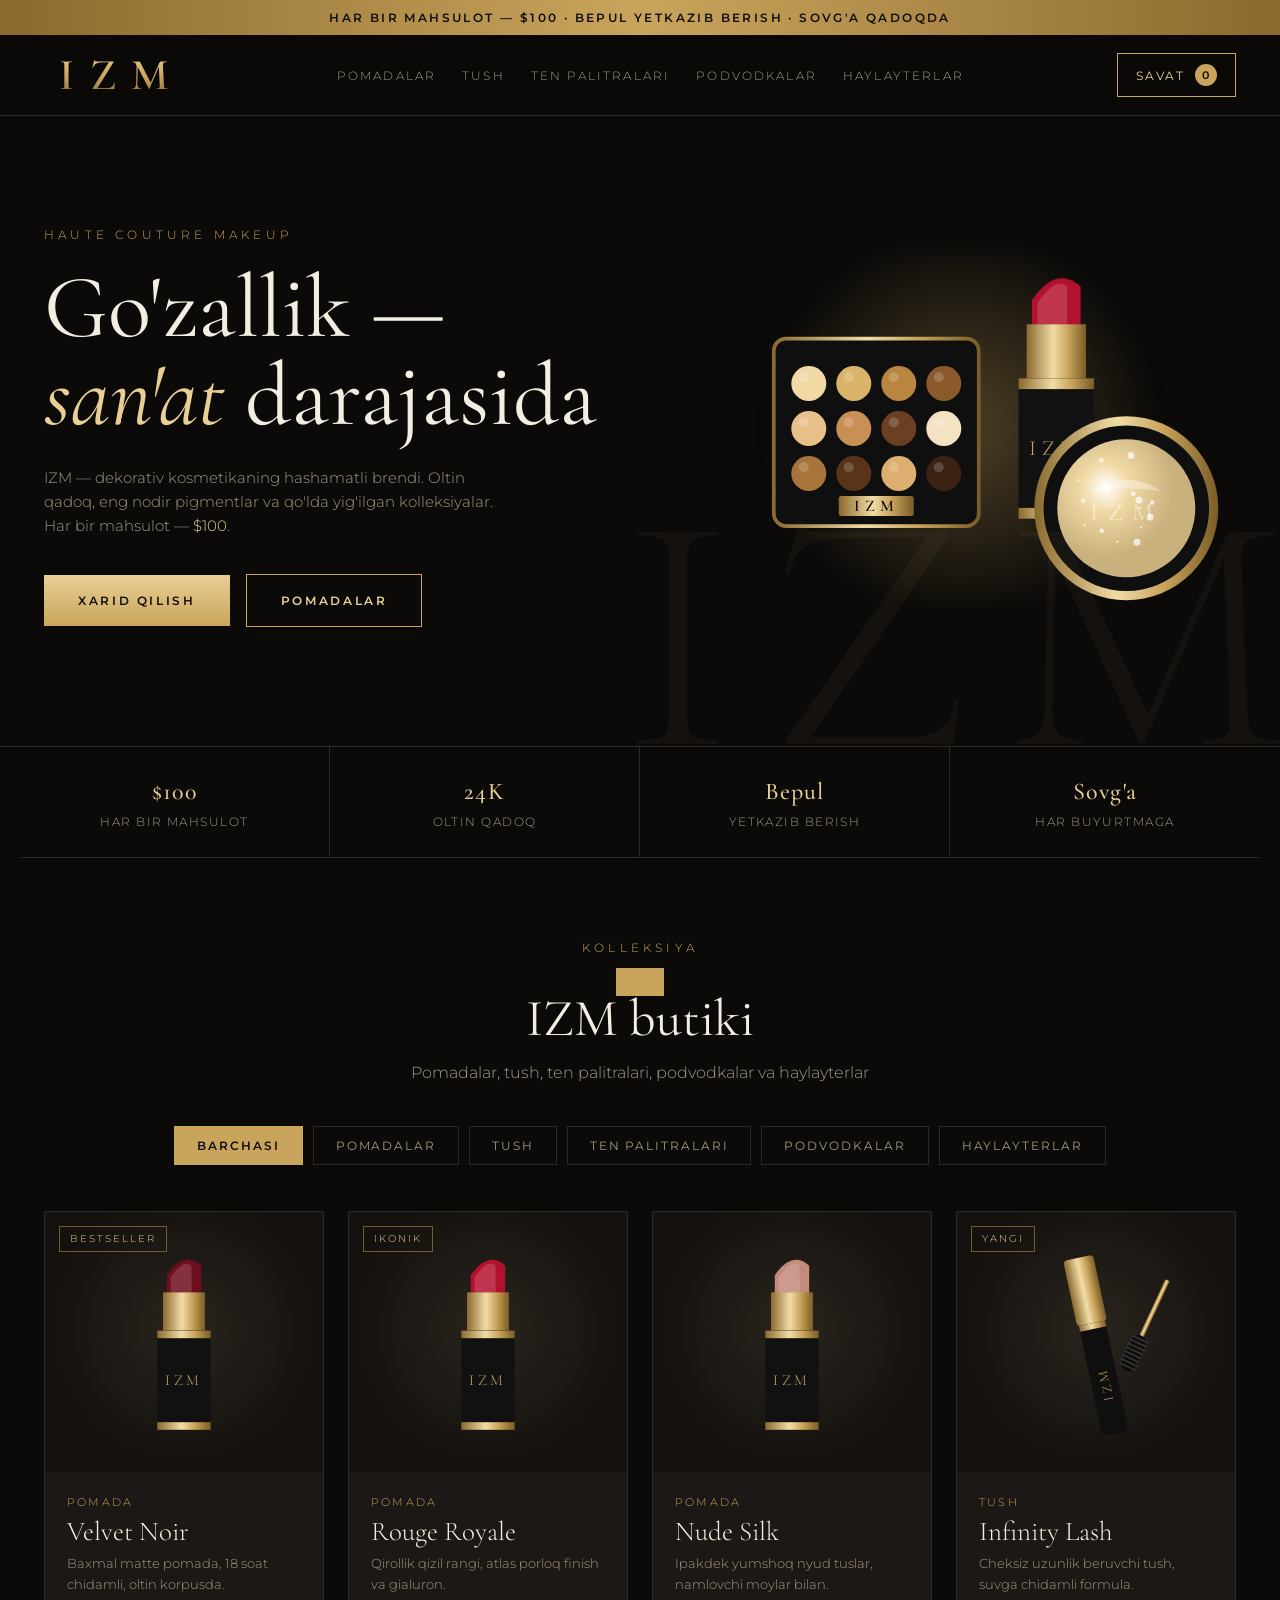
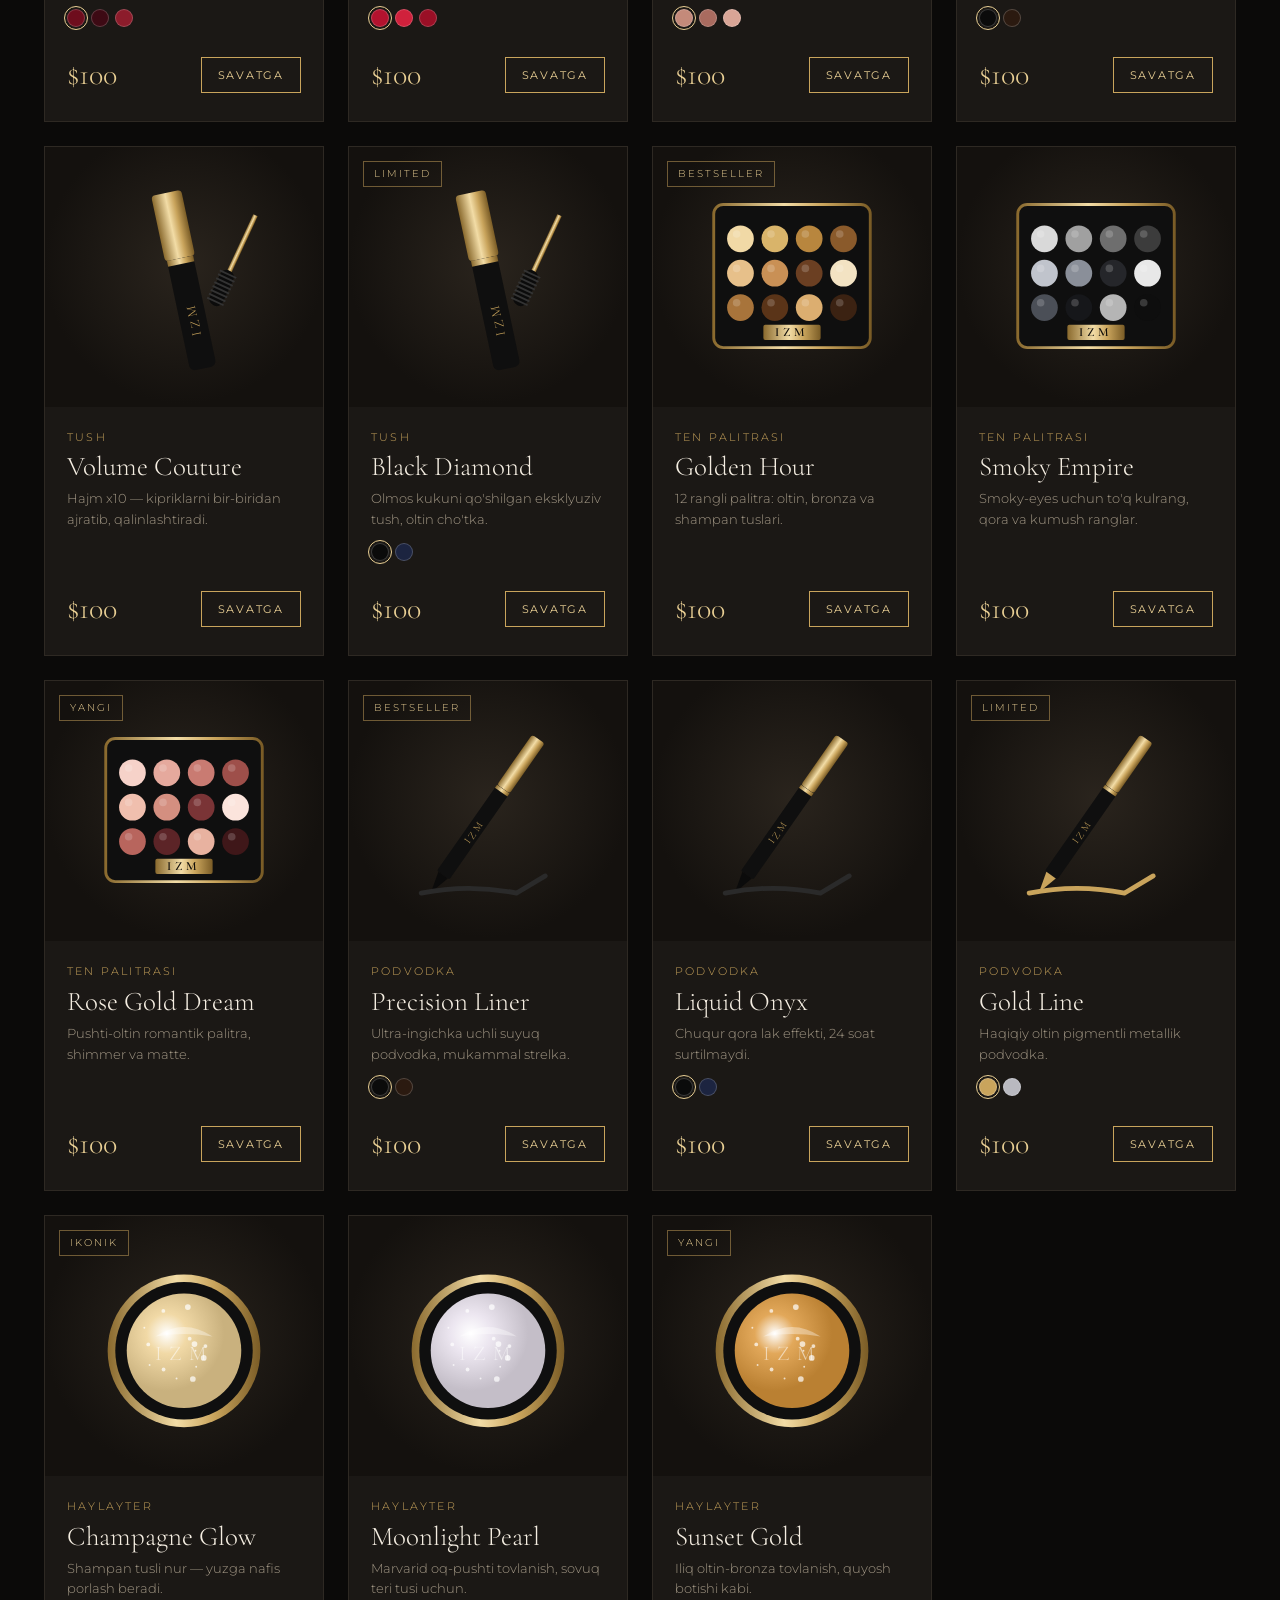
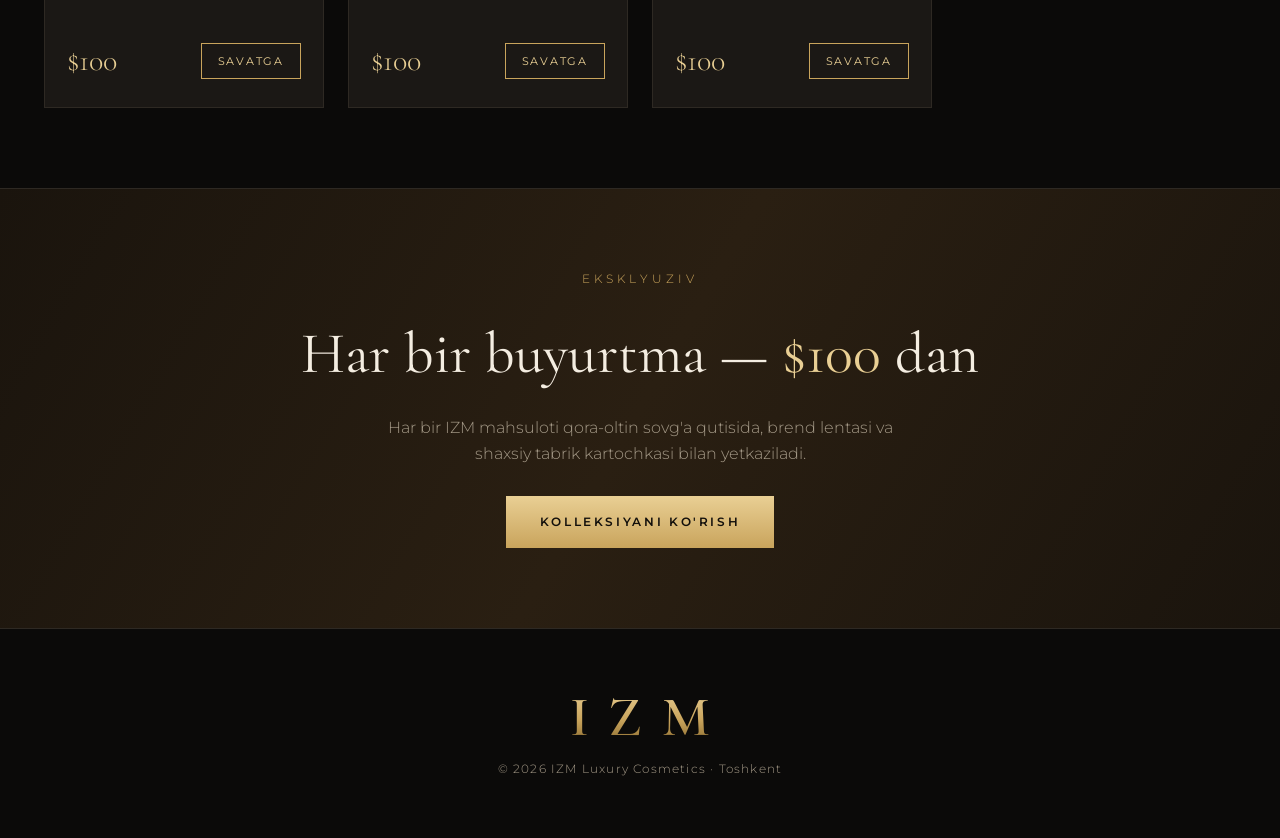
<file: izm/index.html>
<!DOCTYPE html>
<html lang="uz">
<head>
<meta charset="UTF-8">
<meta name="viewport" content="width=device-width, initial-scale=1">
<title>IZM — Luxury Cosmetics</title>
<link rel="preconnect" href="https://fonts.googleapis.com">
<link href="https://fonts.googleapis.com/css2?family=Cormorant+Garamond:ital,wght@0,400;0,500;0,600;1,400&family=Montserrat:wght@300;400;500;600&display=swap" rel="stylesheet">
<style>
:root{
  --black:#0b0a09; --ink:#151311; --card:#1b1815; --line:#2e2923;
  --gold:#c9a45c; --gold2:#e9cf94; --cream:#f4ede1; --muted:#a39886; --rose:#b3122e;
}
*{box-sizing:border-box;margin:0;padding:0}
html{scroll-behavior:smooth}
body{background:var(--black);color:var(--cream);font-family:Montserrat,sans-serif;font-weight:300;line-height:1.6}
a{color:inherit;text-decoration:none}
button{font-family:inherit;cursor:pointer}
.serif{font-family:'Cormorant Garamond',serif}

/* top bar */
.promo{background:linear-gradient(90deg,#8a6a2e,var(--gold),#8a6a2e);color:#120f0b;text-align:center;font-size:12px;letter-spacing:.2em;padding:8px 12px;font-weight:600;text-transform:uppercase}
header{position:sticky;top:0;z-index:40;background:rgba(11,10,9,.92);backdrop-filter:blur(10px);border-bottom:1px solid var(--line)}
.nav{max-width:1240px;margin:auto;display:flex;align-items:center;justify-content:space-between;padding:18px 24px;gap:20px}
.logo{font-family:'Cormorant Garamond',serif;font-size:44px;font-weight:600;letter-spacing:.35em;line-height:1;
  background:linear-gradient(180deg,var(--gold2),var(--gold) 55%,#8a6a2e);-webkit-background-clip:text;background-clip:text;color:transparent;padding-left:.35em}
.links{display:flex;gap:26px;font-size:12px;letter-spacing:.18em;text-transform:uppercase}
.links a{color:var(--muted);transition:.2s}
.links a:hover{color:var(--gold2)}
.cart-btn{background:none;border:1px solid var(--gold);color:var(--gold2);padding:10px 18px;font-size:12px;letter-spacing:.15em;text-transform:uppercase;display:flex;gap:10px;align-items:center;transition:.2s}
.cart-btn:hover{background:var(--gold);color:#120f0b}
.badge{background:var(--gold);color:#120f0b;border-radius:20px;min-width:22px;height:22px;display:inline-grid;place-items:center;font-weight:600;font-size:11px}
.cart-btn:hover .badge{background:#120f0b;color:var(--gold2)}

/* hero */
.hero{position:relative;overflow:hidden;border-bottom:1px solid var(--line)}
.hero-in{max-width:1240px;margin:auto;padding:90px 24px 100px;display:grid;grid-template-columns:1.1fr 1fr;gap:40px;align-items:center}
.eyebrow{color:var(--gold);letter-spacing:.35em;font-size:12px;text-transform:uppercase;margin-bottom:20px}
.hero h1{font-family:'Cormorant Garamond',serif;font-weight:400;font-size:clamp(48px,7vw,92px);line-height:.98}
.hero h1 em{color:var(--gold2)}
.hero p{color:var(--muted);max-width:460px;margin:26px 0 36px;font-size:15px}
.btn{display:inline-block;background:linear-gradient(180deg,var(--gold2),var(--gold));color:#120f0b;border:none;padding:16px 34px;font-size:12px;letter-spacing:.22em;text-transform:uppercase;font-weight:600;transition:.25s}
.btn:hover{filter:brightness(1.1);transform:translateY(-1px)}
.btn.ghost{background:none;border:1px solid var(--gold);color:var(--gold2);margin-left:12px}
.hero-art{position:relative;height:440px}
.glow{position:absolute;inset:10% 5%;background:radial-gradient(circle,rgba(201,164,92,.35),transparent 65%);filter:blur(10px)}
.hero-art svg{position:absolute;inset:0;width:100%;height:100%}
.big-izm{position:absolute;right:-40px;bottom:-60px;font-family:'Cormorant Garamond',serif;font-size:340px;color:rgba(201,164,92,.05);letter-spacing:.1em;pointer-events:none;line-height:1}

/* perks */
.perks{max-width:1240px;margin:auto;display:grid;grid-template-columns:repeat(4,1fr);border-bottom:1px solid var(--line)}
.perk{padding:26px 20px;text-align:center;border-right:1px solid var(--line);font-size:12px;letter-spacing:.12em;text-transform:uppercase;color:var(--muted)}
.perk:last-child{border-right:none}
.perk b{display:block;color:var(--gold2);font-family:'Cormorant Garamond',serif;font-size:24px;letter-spacing:.05em;text-transform:none;font-weight:500}

/* shop */
.section{max-width:1240px;margin:auto;padding:80px 24px}
.sec-head{text-align:center;margin-bottom:40px}
.sec-head h2{font-family:'Cormorant Garamond',serif;font-weight:400;font-size:52px}
.sec-head p{color:var(--muted)}
.tabs{display:flex;flex-wrap:wrap;justify-content:center;gap:10px;margin-bottom:46px}
.tab{background:none;border:1px solid var(--line);color:var(--muted);padding:11px 22px;font-size:12px;letter-spacing:.16em;text-transform:uppercase;transition:.2s}
.tab:hover{border-color:var(--gold);color:var(--gold2)}
.tab.on{background:var(--gold);border-color:var(--gold);color:#120f0b;font-weight:600}
.grid{display:grid;grid-template-columns:repeat(auto-fill,minmax(260px,1fr));gap:24px}
.card{background:var(--card);border:1px solid var(--line);position:relative;display:flex;flex-direction:column;transition:.3s}
.card:hover{border-color:var(--gold);transform:translateY(-4px);box-shadow:0 20px 40px rgba(0,0,0,.5)}
.pic{height:260px;background:radial-gradient(circle at 50% 45%,#2a241d,#14110e 70%);display:grid;place-items:center;position:relative}
.pic svg{height:210px;width:100%}
.tag{position:absolute;top:14px;left:14px;font-size:10px;letter-spacing:.2em;text-transform:uppercase;color:var(--gold2);border:1px solid rgba(201,164,92,.5);padding:4px 10px}
.info{padding:22px;display:flex;flex-direction:column;gap:6px;flex:1}
.cat{font-size:11px;letter-spacing:.2em;text-transform:uppercase;color:var(--gold)}
.name{font-family:'Cormorant Garamond',serif;font-size:27px;line-height:1.1}
.desc{color:var(--muted);font-size:13px;flex:1}
.shades{display:flex;gap:6px;margin:8px 0}
.shade{width:18px;height:18px;border-radius:50%;border:1px solid rgba(255,255,255,.2);cursor:pointer}
.shade.on{outline:1px solid var(--gold2);outline-offset:2px}
.row{display:flex;align-items:center;justify-content:space-between;margin-top:10px}
.price{font-family:'Cormorant Garamond',serif;font-size:30px;color:var(--gold2)}
.add{background:none;border:1px solid var(--gold);color:var(--gold2);padding:10px 16px;font-size:11px;letter-spacing:.16em;text-transform:uppercase;transition:.2s}
.add:hover{background:var(--gold);color:#120f0b}

/* banner */
.banner{background:linear-gradient(120deg,#1a140d,#2a1f12 50%,#1a140d);border-top:1px solid var(--line);border-bottom:1px solid var(--line);text-align:center;padding:80px 24px}
.banner h3{font-family:'Cormorant Garamond',serif;font-weight:400;font-size:clamp(34px,5vw,58px)}
.banner h3 span{color:var(--gold2)}
.banner p{color:var(--muted);margin:14px auto 30px;max-width:560px}

footer{text-align:center;padding:60px 24px;color:var(--muted);font-size:12px;letter-spacing:.1em}
footer .logo{font-size:56px;display:block;margin-bottom:14px}

/* drawer */
.shade-bg{position:fixed;inset:0;background:rgba(0,0,0,.6);opacity:0;pointer-events:none;transition:.3s;z-index:50}
.shade-bg.on{opacity:1;pointer-events:auto}
.drawer{position:fixed;top:0;right:0;height:100%;width:min(420px,100%);background:var(--ink);border-left:1px solid var(--line);z-index:60;transform:translateX(100%);transition:.35s;display:flex;flex-direction:column}
.drawer.on{transform:none}
.d-head{display:flex;justify-content:space-between;align-items:center;padding:24px;border-bottom:1px solid var(--line)}
.d-head h4{font-family:'Cormorant Garamond',serif;font-size:30px;font-weight:400}
.x{background:none;border:none;color:var(--muted);font-size:28px;line-height:1}
.d-body{flex:1;overflow:auto;padding:12px 24px}
.item{display:grid;grid-template-columns:64px 1fr auto;gap:14px;align-items:center;padding:14px 0;border-bottom:1px solid var(--line)}
.item .mini{width:64px;height:64px;background:#14110e;display:grid;place-items:center}
.item .mini svg{height:56px;width:56px}
.item .n{font-family:'Cormorant Garamond',serif;font-size:19px;line-height:1.1}
.item .s{font-size:11px;color:var(--muted)}
.qty{display:flex;align-items:center;gap:8px;margin-top:6px}
.qty button{width:24px;height:24px;background:none;border:1px solid var(--line);color:var(--cream)}
.rm{background:none;border:none;color:var(--muted);font-size:11px;text-decoration:underline}
.empty{text-align:center;color:var(--muted);padding:60px 0}
.d-foot{padding:24px;border-top:1px solid var(--line)}
.tot{display:flex;justify-content:space-between;font-size:14px;margin-bottom:6px;color:var(--muted)}
.tot.big{font-family:'Cormorant Garamond',serif;font-size:30px;color:var(--gold2)}
.d-foot .btn{width:100%;margin-top:14px}
.btn:disabled{opacity:.4;cursor:not-allowed;transform:none}

/* modal */
.modal{position:fixed;inset:0;z-index:70;display:none;place-items:center;padding:20px;background:rgba(0,0,0,.7)}
.modal.on{display:grid}
.box{background:var(--ink);border:1px solid var(--gold);max-width:480px;width:100%;padding:36px;position:relative;max-height:90vh;overflow:auto}
.box h4{font-family:'Cormorant Garamond',serif;font-size:34px;font-weight:400;margin-bottom:6px}
.box .x{position:absolute;top:14px;right:18px}
label{display:block;font-size:11px;letter-spacing:.18em;text-transform:uppercase;color:var(--gold);margin:16px 0 6px}
input,select,textarea{width:100%;background:#0f0d0b;border:1px solid var(--line);color:var(--cream);padding:12px 14px;font-family:inherit;font-size:14px}
input:focus,select:focus,textarea:focus{outline:none;border-color:var(--gold)}
.err{color:#e06a6a;font-size:12px;margin-top:10px;min-height:16px}
.ok{text-align:center}
.ok .seal{width:90px;height:90px;border-radius:50%;border:1px solid var(--gold);display:grid;place-items:center;margin:0 auto 18px;font-family:'Cormorant Garamond',serif;font-size:28px;color:var(--gold2);letter-spacing:.2em}
.ok p{color:var(--muted);font-size:14px}
.toast{position:fixed;bottom:24px;left:50%;transform:translate(-50%,120px);background:var(--gold);color:#120f0b;padding:14px 24px;font-size:13px;font-weight:500;z-index:80;transition:.35s}
.toast.on{transform:translate(-50%,0)}

@media(max-width:860px){
  .links{display:none}
  .hero-in{grid-template-columns:1fr;padding:50px 24px 60px}
  .hero-art{height:300px}
  .perks{grid-template-columns:repeat(2,1fr)}
  .perk:nth-child(2){border-right:none}
  .logo{font-size:36px}
  .btn.ghost{margin:12px 0 0}
}
</style>
</head>
<body>

<div class="promo">Har bir mahsulot — $100 · Bepul yetkazib berish · Sovg'a qadoqda</div>

<header>
  <div class="nav">
    <a href="#top" class="logo">IZM</a>
    <nav class="links">
      <a href="#shop" data-go="lipstick">Pomadalar</a>
      <a href="#shop" data-go="mascara">Tush</a>
      <a href="#shop" data-go="palette">Ten palitralari</a>
      <a href="#shop" data-go="liner">Podvodkalar</a>
      <a href="#shop" data-go="highlighter">Haylayterlar</a>
    </nav>
    <button class="cart-btn" id="openCart">Savat <span class="badge" id="count">0</span></button>
  </div>
</header>

<section class="hero" id="top">
  <div class="hero-in">
    <div>
      <div class="eyebrow">Haute Couture Makeup</div>
      <h1>Go'zallik —<br><em>san'at</em> darajasida</h1>
      <p>IZM — dekorativ kosmetikaning hashamatli brendi. Oltin qadoq, eng nodir pigmentlar va qo'lda yig'ilgan kolleksiyalar. Har bir mahsulot — <span style="color:var(--gold2)">$100</span>.</p>
      <a href="#shop" class="btn">Xarid qilish</a>
      <a href="#shop" class="btn ghost" data-go="lipstick">Pomadalar</a>
    </div>
    <div class="hero-art">
      <div class="glow"></div>
      <svg viewBox="0 0 500 440" id="heroSvg"></svg>
    </div>
  </div>
  <div class="big-izm">IZM</div>
</section>

<div class="perks">
  <div class="perk"><b>$100</b>Har bir mahsulot</div>
  <div class="perk"><b>24K</b>Oltin qadoq</div>
  <div class="perk"><b>Bepul</b>Yetkazib berish</div>
  <div class="perk"><b>Sovg'a</b>Har buyurtmaga</div>
</div>

<section class="section" id="shop">
  <div class="sec-head">
    <div class="eyebrow">Kolleksiya</div>
    <h2>IZM butiki</h2>
    <p>Pomadalar, tush, ten palitralari, podvodkalar va haylayterlar</p>
  </div>
  <div class="tabs" id="tabs"></div>
  <div class="grid" id="grid"></div>
</section>

<section class="banner">
  <div class="eyebrow">Eksklyuziv</div>
  <h3>Har bir buyurtma — <span>$100</span> dan</h3>
  <p>Har bir IZM mahsuloti qora-oltin sovg'a qutisida, brend lentasi va shaxsiy tabrik kartochkasi bilan yetkaziladi.</p>
  <a href="#shop" class="btn">Kolleksiyani ko'rish</a>
</section>

<footer>
  <span class="logo">IZM</span>
  © 2026 IZM Luxury Cosmetics · Toshkent
</footer>

<!-- cart -->
<div class="shade-bg" id="bg"></div>
<aside class="drawer" id="drawer">
  <div class="d-head"><h4>Savatingiz</h4><button class="x" id="closeCart">×</button></div>
  <div class="d-body" id="items"></div>
  <div class="d-foot">
    <div class="tot"><span>Mahsulotlar</span><span id="sub">$0</span></div>
    <div class="tot"><span>Yetkazib berish</span><span>Bepul</span></div>
    <div class="tot big"><span>Jami</span><span id="total">$0</span></div>
    <button class="btn" id="checkout">Buyurtma berish</button>
  </div>
</aside>

<!-- order modal -->
<div class="modal" id="modal">
  <div class="box" id="box"></div>
</div>

<div class="toast" id="toast"></div>

<script>
const PRICE = 100;
const CATS = {
  all:{t:"Barchasi"},
  lipstick:{t:"Pomadalar",one:"Pomada"},
  mascara:{t:"Tush",one:"Tush"},
  palette:{t:"Ten palitralari",one:"Ten palitrasi"},
  liner:{t:"Podvodkalar",one:"Podvodka"},
  highlighter:{t:"Haylayterlar",one:"Haylayter"}
};
const P = [
  {id:1,c:"lipstick",n:"Velvet Noir",d:"Baxmal matte pomada, 18 soat chidamli, oltin korpusda.",tag:"Bestseller",sh:[["#6e0d1d","Bordo"],["#3d0a14","Qora olcha"],["#8c1c2b","Vino"]]},
  {id:2,c:"lipstick",n:"Rouge Royale",d:"Qirollik qizil rangi, atlas porloq finish va gialuron.",tag:"Ikonik",sh:[["#b3122e","Qizil"],["#d0213c","Alvon"],["#9a0f26","Yoqut"]]},
  {id:3,c:"lipstick",n:"Nude Silk",d:"Ipakdek yumshoq nyud tuslar, namlovchi moylar bilan.",sh:[["#c48a7a","Nyud"],["#a96b5f","Karamel"],["#d9a596","Pudra"]]},
  {id:4,c:"mascara",n:"Infinity Lash",d:"Cheksiz uzunlik beruvchi tush, suvga chidamli formula.",tag:"Yangi",sh:[["#0b0b0b","Qora"],["#2b1a10","Jigarrang"]]},
  {id:5,c:"mascara",n:"Volume Couture",d:"Hajm x10 — kipriklarni bir-biridan ajratib, qalinlashtiradi.",sh:[["#0b0b0b","Qora"]]},
  {id:6,c:"mascara",n:"Black Diamond",d:"Olmos kukuni qo'shilgan eksklyuziv tush, oltin cho'tka.",tag:"Limited",sh:[["#0b0b0b","Qora"],["#1c2440","To'q ko'k"]]},
  {id:7,c:"palette",n:"Golden Hour",d:"12 rangli palitra: oltin, bronza va shampan tuslari.",tag:"Bestseller",sh:[["#c9a45c","Oltin"]],pal:["#f1d9a6","#d9b46a","#b8863e","#8a5a2b","#e7c08a","#c99055","#6b3f22","#f3e3c3","#a8743b","#5a3418","#dcae70","#3b2212"]},
  {id:8,c:"palette",n:"Smoky Empire",d:"Smoky-eyes uchun to'q kulrang, qora va kumush ranglar.",sh:[["#555","Kulrang"]],pal:["#d9d9d9","#a0a0a0","#6e6e6e","#3c3c3c","#c0c4cc","#8a8f99","#25262a","#e8e8e8","#4b4f57","#16171a","#b5b5b5","#0e0e0e"]},
  {id:9,c:"palette",n:"Rose Gold Dream",d:"Pushti-oltin romantik palitra, shimmer va matte.",tag:"Yangi",sh:[["#d4918a","Rose"]],pal:["#f6d2c9","#e5a99d","#c97b72","#9e4f4a","#f0bfae","#d48f80","#7a3436","#fbe4dc","#b8655d","#5c2427","#e8b2a0","#3f1719"]},
  {id:10,c:"liner",n:"Precision Liner",d:"Ultra-ingichka uchli suyuq podvodka, mukammal strelka.",tag:"Bestseller",sh:[["#0b0b0b","Qora"],["#2b1a10","Jigarrang"]]},
  {id:11,c:"liner",n:"Liquid Onyx",d:"Chuqur qora lak effekti, 24 soat surtilmaydi.",sh:[["#0b0b0b","Oniks"],["#1c2440","Sapfir"]]},
  {id:12,c:"liner",n:"Gold Line",d:"Haqiqiy oltin pigmentli metallik podvodka.",tag:"Limited",sh:[["#c9a45c","Oltin"],["#b9b9c0","Kumush"]]},
  {id:13,c:"highlighter",n:"Champagne Glow",d:"Shampan tusli nur — yuzga nafis porlash beradi.",tag:"Ikonik",sh:[["#f1d9a6","Shampan"]]},
  {id:14,c:"highlighter",n:"Moonlight Pearl",d:"Marvarid oq-pushti tovlanish, sovuq teri tusi uchun.",sh:[["#ece6f0","Marvarid"]]},
  {id:15,c:"highlighter",n:"Sunset Gold",d:"Iliq oltin-bronza tovlanish, quyosh botishi kabi.",tag:"Yangi",sh:[["#e2a85a","Oltin"]]}
];

/* ---------- product drawings ---------- */
const GOLD = `<linearGradient id="g{u}" x1="0" x2="1"><stop offset="0" stop-color="#8a6a2e"/><stop offset=".45" stop-color="#f2dca6"/><stop offset=".7" stop-color="#c9a45c"/><stop offset="1" stop-color="#7a5c26"/></linearGradient>`;
let uid=0;
function draw(p,color,big){
  const u=++uid, g=`url(#g${u})`, defs=GOLD.replace("{u}",u);
  const label=`<text x="100" y="{y}" text-anchor="middle" font-family="Cormorant Garamond,serif" font-size="13" letter-spacing="4" fill="#120f0b" font-weight="600">IZM</text>`;
  if(p.c==="lipstick") return `<svg viewBox="0 0 200 220"><defs>${defs}</defs>
    <path d="M82 60 L82 40 Q100 14 118 30 L118 60 Z" fill="${color}"/><path d="M86 58 L86 42 Q100 22 108 30 L108 58Z" fill="#fff" opacity=".15"/>
    <rect x="78" y="58" width="44" height="40" fill="${g}"/>
    <rect x="72" y="98" width="56" height="104" rx="3" fill="#111"/><rect x="72" y="98" width="56" height="8" fill="${g}"/><rect x="72" y="194" width="56" height="8" fill="${g}"/>
    <text x="100" y="155" text-anchor="middle" font-family="Cormorant Garamond,serif" font-size="16" letter-spacing="4" fill="#c9a45c">IZM</text></svg>`;
  if(p.c==="mascara") return `<svg viewBox="0 0 200 220"><defs>${defs}</defs>
    <g transform="rotate(-12 100 110)">
    <rect x="84" y="20" width="32" height="70" rx="4" fill="${g}"/>
    <rect x="86" y="90" width="28" height="118" rx="6" fill="#0f0f0f"/>
    <rect x="86" y="90" width="28" height="6" fill="${g}"/>
    <text x="100" y="160" text-anchor="middle" transform="rotate(-90 100 155)" font-family="Cormorant Garamond,serif" font-size="14" letter-spacing="4" fill="#c9a45c">IZM</text></g>
    <g transform="rotate(25 150 100)"><rect x="147" y="40" width="5" height="70" fill="${g}"/><rect x="142" y="104" width="15" height="40" rx="7" fill="${color}"/>
    ${Array.from({length:8},(_,i)=>`<line x1="140" x2="159" y1="${108+i*4.5}" y2="${108+i*4.5}" stroke="${color==='#0b0b0b'?'#333':color}" stroke-width="2"/>`).join("")}</g></svg>`;
  if(p.c==="palette"){ const cols=p.pal; let dots="";
    cols.forEach((c,i)=>{const x=46+(i%4)*36,y=70+Math.floor(i/4)*36;dots+=`<circle cx="${x}" cy="${y}" r="14" fill="${c}"/><circle cx="${x-4}" cy="${y-5}" r="4" fill="#fff" opacity=".18"/>`});
    return `<svg viewBox="0 0 200 220"><defs>${defs}</defs>
    <rect x="18" y="34" width="164" height="150" rx="10" fill="#0f0f0f" stroke="${g}" stroke-width="3"/>${dots}
    <rect x="70" y="160" width="60" height="16" rx="2" fill="${g}"/>${label.replace("{y}","172")}</svg>`;}
  if(p.c==="liner") return `<svg viewBox="0 0 200 220"><defs>${defs}</defs>
    <g transform="rotate(35 100 110)">
    <rect x="92" y="18" width="16" height="64" rx="3" fill="${g}"/>
    <rect x="92" y="82" width="16" height="110" rx="2" fill="#0f0f0f"/>
    <rect x="92" y="82" width="16" height="4" fill="${g}"/>
    <path d="M94 192 L106 192 L100 214Z" fill="${color}"/>
    <text x="100" y="140" text-anchor="middle" transform="rotate(-90 100 136)" font-family="Cormorant Garamond,serif" font-size="11" letter-spacing="3" fill="#c9a45c">IZM</text></g>
    <path d="M30 196 Q80 186 130 196 L160 178" stroke="${color==='#0b0b0b'?'#2a2a2a':color}" stroke-width="5" fill="none" stroke-linecap="round"/></svg>`;
  if(p.c==="highlighter") return `<svg viewBox="0 0 200 220"><defs>${defs}
    <radialGradient id="h${u}" cx=".35" cy=".35"><stop offset="0" stop-color="#fff"/><stop offset=".35" stop-color="${color}"/><stop offset="1" stop-color="${shadeC(color,-40)}"/></radialGradient></defs>
    <circle cx="100" cy="115" r="80" fill="${g}"/><circle cx="100" cy="115" r="72" fill="#0f0f0f"/>
    <circle cx="100" cy="115" r="60" fill="url(#h${u})"/>
    ${Array.from({length:14},(_,i)=>{const a=i*2.4,r=12+((i*17)%42);return `<circle cx="${100+Math.cos(a)*r}" cy="${115+Math.sin(a)*r}" r="${1+(i%3)}" fill="#fff" opacity=".7"/>`}).join("")}
    <path d="M70 100 Q100 80 130 100 Q100 95 70 100" fill="#fff" opacity=".35"/>
    <text x="100" y="125" text-anchor="middle" font-family="Cormorant Garamond,serif" font-size="22" letter-spacing="8" fill="#fff" opacity=".55">IZM</text></svg>`;
}
function shadeC(hex,a){let n=parseInt(hex.slice(1),16);let r=Math.max(0,Math.min(255,(n>>16)+a)),g=Math.max(0,Math.min(255,((n>>8)&255)+a)),b=Math.max(0,Math.min(255,(n&255)+a));return "#"+((1<<24)+(r<<16)+(g<<8)+b).toString(16).slice(1)}

/* hero composition */
document.getElementById("heroSvg").innerHTML = `
 <g transform="translate(40,90) scale(1.25)">${inner(draw(P[6],"#c9a45c"))}</g>
 <g transform="translate(210,40) scale(1.35)">${inner(draw(P[1],"#b3122e"))}</g>
 <g transform="translate(300,170) scale(1.15)">${inner(draw(P[12],"#f1d9a6"))}</g>`;
function inner(s){return s.replace(/^<svg[^>]*>/,"").replace(/<\/svg>$/,"")}

/* ---------- shop ---------- */
let cur="all"; const pick={};
const tabs=document.getElementById("tabs"), grid=document.getElementById("grid");
tabs.innerHTML=Object.entries(CATS).map(([k,v])=>`<button class="tab ${k==='all'?'on':''}" data-c="${k}">${v.t}</button>`).join("");
tabs.onclick=e=>{const b=e.target.closest(".tab");if(b)setCat(b.dataset.c)};
document.querySelectorAll("[data-go]").forEach(a=>a.addEventListener("click",()=>setCat(a.dataset.go)));
function setCat(c){cur=c;tabs.querySelectorAll(".tab").forEach(t=>t.classList.toggle("on",t.dataset.c===c));render()}
function render(){
  grid.innerHTML=P.filter(p=>cur==="all"||p.c===cur).map(p=>{
    const s=pick[p.id]??0, col=p.sh[s][0];
    return `<div class="card">
      <div class="pic">${p.tag?`<span class="tag">${p.tag}</span>`:""}${draw(p,col)}</div>
      <div class="info">
        <div class="cat">${CATS[p.c].one}</div>
        <div class="name">${p.n}</div>
        <div class="desc">${p.d}</div>
        ${p.sh.length>1?`<div class="shades">${p.sh.map((x,i)=>`<span class="shade ${i===s?'on':''}" title="${x[1]}" style="background:${x[0]}" data-id="${p.id}" data-i="${i}"></span>`).join("")}</div>`:`<div class="shades"></div>`}
        <div class="row"><span class="price">$${PRICE}</span><button class="add" data-add="${p.id}">Savatga</button></div>
      </div></div>`}).join("");
}
grid.onclick=e=>{
  const sh=e.target.closest(".shade"); if(sh){pick[sh.dataset.id]=+sh.dataset.i;render();return}
  const a=e.target.closest("[data-add]"); if(a) add(+a.dataset.add);
};

/* ---------- cart ---------- */
let cart=[];
try{cart=JSON.parse(localStorage.getItem("izm_cart")||"[]")}catch(e){cart=[]}
function save(){try{localStorage.setItem("izm_cart",JSON.stringify(cart))}catch(e){}}
function add(id){
  const p=P.find(x=>x.id===id), s=pick[id]??0, key=id+"-"+s;
  const it=cart.find(x=>x.key===key);
  it?it.q++:cart.push({key,id,s,q:1});
  save();updateCart();toast(`${p.n} savatga qo'shildi`);
}
function updateCart(){
  const n=cart.reduce((a,b)=>a+b.q,0), sum=n*PRICE;
  document.getElementById("count").textContent=n;
  document.getElementById("sub").textContent="$"+sum;
  document.getElementById("total").textContent="$"+sum;
  document.getElementById("checkout").disabled=!n;
  const box=document.getElementById("items");
  if(!n){box.innerHTML=`<div class="empty"><div class="serif" style="font-size:26px;color:var(--cream)">Savat bo'sh</div>Kolleksiyadan mahsulot tanlang</div>`;return}
  box.innerHTML=cart.map((it,i)=>{const p=P.find(x=>x.id===it.id),sh=p.sh[it.s];
    return `<div class="item"><div class="mini">${draw(p,sh[0])}</div>
      <div><div class="n">${p.n}</div><div class="s">${CATS[p.c].one} · ${sh[1]}</div>
      <div class="qty"><button data-q="${i}" data-d="-1">−</button>${it.q}<button data-q="${i}" data-d="1">+</button></div></div>
      <div style="text-align:right"><div class="price" style="font-size:22px">$${it.q*PRICE}</div><button class="rm" data-rm="${i}">O'chirish</button></div></div>`}).join("");
}
document.getElementById("items").onclick=e=>{
  const q=e.target.closest("[data-q]"), r=e.target.closest("[data-rm]");
  if(q){const it=cart[+q.dataset.q];it.q+=+q.dataset.d;if(it.q<1)cart.splice(+q.dataset.q,1)}
  if(r)cart.splice(+r.dataset.rm,1);
  save();updateCart();
};
const drawer=document.getElementById("drawer"),bg=document.getElementById("bg");
function openCart(o){drawer.classList.toggle("on",o);bg.classList.toggle("on",o)}
document.getElementById("openCart").onclick=()=>openCart(true);
document.getElementById("closeCart").onclick=()=>openCart(false);
bg.onclick=()=>openCart(false);

/* ---------- checkout ---------- */
const modal=document.getElementById("modal"), mbox=document.getElementById("box");
document.getElementById("checkout").onclick=()=>{
  const n=cart.reduce((a,b)=>a+b.q,0);
  openCart(false);
  mbox.innerHTML=`<button class="x" data-close>×</button>
   <div class="eyebrow" style="margin-bottom:6px">IZM · Buyurtma</div>
   <h4>Buyurtmani rasmiylashtirish</h4>
   <p style="color:var(--muted);font-size:13px">${n} ta mahsulot · Jami <b style="color:var(--gold2)">$${n*PRICE}</b></p>
   <form id="form" novalidate>
     <label>Ism va familiya</label><input name="name" placeholder="Masalan: Malika Karimova">
     <label>Telefon raqam</label><input name="phone" placeholder="+998 90 123 45 67">
     <label>Shahar</label><select name="city"><option>Toshkent</option><option>Samarqand</option><option>Buxoro</option><option>Andijon</option><option>Farg'ona</option><option>Namangan</option><option>Boshqa</option></select>
     <label>Manzil</label><textarea name="addr" rows="2" placeholder="Ko'cha, uy, xonadon"></textarea>
     <label>To'lov turi</label><select name="pay"><option>Naqd pul (kuryerga)</option><option>Karta (Click / Payme)</option></select>
     <div class="err" id="err"></div>
     <button class="btn" style="width:100%;margin-top:10px">Buyurtmani tasdiqlash — $${n*PRICE}</button>
   </form>`;
  modal.classList.add("on");
  document.getElementById("form").onsubmit=e=>{
    e.preventDefault();const f=e.target;
    const name=f.name.value.trim(),phone=f.phone.value.replace(/\D/g,""),addr=f.addr.value.trim();
    const err=document.getElementById("err");
    if(name.length<3)return err.textContent="Ismingizni kiriting";
    if(phone.length<9)return err.textContent="To'g'ri telefon raqam kiriting";
    if(addr.length<5)return err.textContent="Manzilni kiriting";
    const no="IZM-"+Math.floor(100000+Math.random()*900000);
    mbox.innerHTML=`<button class="x" data-close>×</button><div class="ok">
      <div class="seal">IZM</div><h4>Rahmat, ${name.split(" ")[0]}!</h4>
      <p>Buyurtma raqami: <b style="color:var(--gold2)">${no}</b><br>Jami: <b style="color:var(--gold2)">$${n*PRICE}</b> · ${f.city.value}</p>
      <p style="margin-top:12px">Buyurtmangiz rasmiylashtirildi. Menejerimiz ${"+"+phone} raqamiga qo'ng'iroq qilib, yetkazib berish vaqtini tasdiqlaydi.</p>
      <button class="btn" data-close style="margin-top:22px">Xaridni davom ettirish</button></div>`;
    cart=[];save();updateCart();
  };
};
modal.onclick=e=>{if(e.target===modal||e.target.closest("[data-close]"))modal.classList.remove("on")};

let tt;function toast(m){const t=document.getElementById("toast");t.textContent=m;t.classList.add("on");clearTimeout(tt);tt=setTimeout(()=>t.classList.remove("on"),2000)}

render();updateCart();
</script>
</body>
</html>
</file>
<file: assets/style.css>
/* =========================================================
   NAZZARO — style.css
   Everything is sized in rem so the whole layout scales
   smoothly from phones to 4K screens (see root scale below).
   ========================================================= */
:root{
  --ink:#141414; --ink-2:#2a2a2a; --muted:#6b6b6b; --line:#e6e3de;
  --bg:#ffffff; --soft:#f6f4f0; --dark:#0f0e0d; --dark-2:#1a1816;
  --gold:#b08d5b; --gold-2:#d6b98c;
  --serif:"Cormorant Garamond",Georgia,serif;
  --sans:"Inter",system-ui,-apple-system,"Segoe UI",sans-serif;
  --wrap:82rem; --pad:2rem; --header:4.5rem;
  --ease:cubic-bezier(.2,.8,.2,1);
}

/* ---------- root scale: the key to large-screen adaptivity ---------- */
html{font-size:16px;scroll-behavior:smooth;scroll-padding-top:var(--header)}
@media (max-width:420px){html{font-size:15px}}
@media (min-width:1600px){html{font-size:17px}}
@media (min-width:1920px){html{font-size:18.5px}}
@media (min-width:2300px){html{font-size:21px}}
@media (min-width:2800px){html{font-size:24px}}
@media (min-width:3400px){html{font-size:28px}}

*{box-sizing:border-box;margin:0;padding:0}
body{font-family:var(--sans);color:var(--ink);background:var(--bg);font-size:.95rem;line-height:1.6;-webkit-font-smoothing:antialiased;overflow-x:hidden}
img{display:block;max-width:100%}
a{color:inherit;text-decoration:none}
button{font:inherit;cursor:pointer;border:0;background:none;color:inherit}
:focus-visible{outline:2px solid var(--gold);outline-offset:3px}
.wrap{max-width:var(--wrap);margin:0 auto;padding:0 var(--pad)}
.sr-only{position:absolute;width:1px;height:1px;overflow:hidden;clip:rect(0 0 0 0)}

/* ---------- top bar + header ---------- */
.topbar{background:var(--dark);color:#d9d4cc;text-align:center;font-size:.75rem;letter-spacing:.08em;padding:.55rem 1rem}
header{position:sticky;top:0;z-index:60;background:rgba(255,255,255,.94);backdrop-filter:saturate(1.4) blur(10px);-webkit-backdrop-filter:saturate(1.4) blur(10px);border-bottom:1px solid var(--line);transition:box-shadow .3s}
header.scrolled{box-shadow:0 .5rem 2rem rgba(0,0,0,.06)}
.nav{display:flex;align-items:center;justify-content:space-between;height:var(--header);transition:height .3s var(--ease)}
header.scrolled .nav{height:3.75rem}
.progress{position:absolute;left:0;bottom:-1px;height:2px;width:100%;background:var(--gold);transform-origin:0 50%;transform:scaleX(0)}
.logo{display:flex;align-items:center;gap:.6rem;font-family:var(--serif);font-size:1.6rem;font-weight:600;letter-spacing:.32em}
.logo svg{width:1.6rem;height:1.6rem}
.menu{display:flex;gap:1.8rem;font-size:.78rem;letter-spacing:.06em;text-transform:uppercase;white-space:nowrap}
.menu a{position:relative;padding:.4rem 0}
.menu a::after{content:"";position:absolute;left:0;bottom:0;width:0;height:1px;background:var(--ink);transition:width .25s}
.menu a:hover::after{width:100%}
.nav-right{display:flex;align-items:center;gap:.9rem}
.langs{display:flex;gap:2px;border:1px solid var(--line);border-radius:2.5rem;padding:3px}
.langs button{font-size:.72rem;font-weight:500;letter-spacing:.06em;padding:.38rem .62rem;border-radius:2.5rem;color:var(--muted);transition:.2s}
.langs button:hover{color:var(--ink)}
.langs button[aria-pressed="true"]{background:var(--ink);color:#fff}
.nav-cta{font-size:.78rem;letter-spacing:.06em;text-transform:uppercase;border:1px solid var(--ink);padding:.65rem 1.25rem;transition:.2s;white-space:nowrap}
.nav-cta:hover{background:var(--ink);color:#fff}
.burger{display:none;width:1.75rem;height:1.25rem;position:relative}
.burger span{position:absolute;left:0;right:0;height:1.5px;background:var(--ink);transition:.25s}
.burger span:nth-child(1){top:2px}.burger span:nth-child(2){top:9px}.burger span:nth-child(3){top:16px}
.burger.open span:nth-child(1){top:9px;transform:rotate(45deg)}
.burger.open span:nth-child(2){opacity:0}
.burger.open span:nth-child(3){top:9px;transform:rotate(-45deg)}

/* ---------- buttons / type ---------- */
.eyebrow{font-size:.75rem;letter-spacing:.22em;text-transform:uppercase;color:var(--gold);margin-bottom:1.3rem}
h1{font-family:var(--serif);font-weight:400;font-size:clamp(2.8rem,5vw,5.6rem);line-height:1.02;margin-bottom:1.6rem}
h1 em{font-style:italic;color:var(--gold-2)}
h2{font-family:var(--serif);font-weight:400;font-size:clamp(2.1rem,3.4vw,3.6rem);line-height:1.1}
.sub{color:var(--muted);max-width:28rem}
.btns{display:flex;gap:.9rem;flex-wrap:wrap}
.btn{display:inline-flex;align-items:center;justify-content:center;gap:.6rem;padding:1rem 1.9rem;font-size:.8rem;letter-spacing:.1em;text-transform:uppercase;transition:background .2s,color .2s,transform .2s}
.btn:active{transform:scale(.98)}
.btn-dark{background:var(--ink);color:#fff}.btn-dark:hover{background:#333}
.btn-line{border:1px solid var(--ink)}.btn-line:hover{background:var(--ink);color:#fff}
.btn-gold{background:var(--gold);color:#fff}.btn-gold:hover{background:#9a794b}
.btn-ghost{border:1px solid rgba(255,255,255,.35);color:#fff}.btn-ghost:hover{background:#fff;color:var(--ink)}
.btn-light{background:#fff;color:var(--ink)}.btn-light:hover{background:#e9e6e0}

/* ---------- HERO (dark, 3D) ---------- */
.hero{position:relative;background:radial-gradient(120% 90% at 75% 40%,#2a2420 0%,var(--dark) 60%);color:#f3efe8;overflow:hidden;isolation:isolate}
.hero-grid{display:grid;grid-template-columns:1fr 1fr;height:clamp(36rem,calc(100svh - var(--header) - 2rem),56rem);max-width:120rem;margin:0 auto}
.hero-text{display:flex;flex-direction:column;justify-content:center;padding:4rem 4rem 4rem max(var(--pad),calc((100vw - var(--wrap))/2 + var(--pad)));position:relative;z-index:3}
@media (min-width:1920px){.hero-text{padding-left:max(var(--pad),calc((min(100vw,120rem) - var(--wrap))/2 + var(--pad)))}}
.hero .lead{color:#b9b2a7;font-size:1.05rem;max-width:30rem;margin-bottom:2.4rem}
.hero .btn-light{background:#f3efe8}
.hero-meta{display:flex;gap:2.5rem;margin-top:3rem;padding-top:1.6rem;border-top:1px solid rgba(255,255,255,.1);max-width:30rem}
.hero-meta b{display:block;font-family:var(--serif);font-size:1.9rem;font-weight:400;color:#fff;line-height:1}
.hero-meta span{font-size:.75rem;color:#8f877b;letter-spacing:.04em}
.hero-stage{position:relative;perspective:1600px;z-index:2;display:flex;align-items:center;justify-content:center;padding:3rem 3rem 3rem 0}
.hero-card{position:relative;width:min(100%,34rem);aspect-ratio:3/4;transform-style:preserve-3d;transition:transform .6s var(--ease);will-change:transform}
.hero-card .frame{position:absolute;inset:0;border-radius:.35rem;overflow:hidden;box-shadow:0 3rem 6rem -1rem rgba(0,0,0,.7);transform:translateZ(0)}
.hero-card .frame img{width:100%;height:100%;object-fit:cover;object-position:center 30%;transform:scale(1.08)}
.hero-card .glare{position:absolute;inset:0;border-radius:.35rem;background:radial-gradient(circle at var(--gx,30%) var(--gy,20%),rgba(255,255,255,.22),transparent 45%);mix-blend-mode:soft-light;pointer-events:none}
.hero-card .ring{position:absolute;inset:-1.4rem;border:1px solid rgba(214,185,140,.35);border-radius:.6rem;transform:translateZ(-60px)}
.hero-tag{position:absolute;left:-2.2rem;bottom:2.4rem;background:#fff;color:var(--ink);padding:.9rem 1.15rem;font-size:.8rem;transform:translateZ(90px);box-shadow:0 1.2rem 2.5rem rgba(0,0,0,.35)}
.hero-tag b{display:block;font-family:var(--serif);font-size:1.25rem;font-weight:500}
.hero-badge{position:absolute;right:-1.6rem;top:2.2rem;width:6.2rem;height:6.2rem;border-radius:50%;background:var(--gold);color:#fff;display:grid;place-items:center;text-align:center;font-size:.68rem;letter-spacing:.12em;text-transform:uppercase;line-height:1.3;transform:translateZ(120px);box-shadow:0 1rem 2rem rgba(0,0,0,.35)}
.hero-badge span{animation:spin 18s linear infinite;display:block}
#snow{position:absolute;inset:0;width:100%;height:100%;z-index:1;pointer-events:none}
.scroll-cue{position:absolute;left:50%;bottom:1.2rem;transform:translateX(-50%);z-index:3;font-size:.65rem;letter-spacing:.25em;text-transform:uppercase;color:#8f877b;display:flex;flex-direction:column;align-items:center;gap:.5rem}
.scroll-cue i{width:1px;height:2.2rem;background:linear-gradient(var(--gold),transparent);animation:cue 2s infinite}
@keyframes cue{0%{transform:scaleY(0);transform-origin:top}50%{transform:scaleY(1);transform-origin:top}51%{transform-origin:bottom}100%{transform:scaleY(0);transform-origin:bottom}}
@keyframes spin{to{transform:rotate(360deg)}}

/* ---------- feature strip ---------- */
.strip{border-bottom:1px solid var(--line)}
.strip .wrap{display:grid;grid-template-columns:repeat(4,1fr)}
.strip .item{padding:1.6rem 1.25rem;text-align:center;font-size:.8rem;color:var(--muted);border-right:1px solid var(--line)}
.strip .item:last-child{border-right:0}
.strip b{display:block;color:var(--ink);font-weight:500;font-size:.88rem;margin-bottom:.15rem}

/* ---------- sections ---------- */
section.block{padding:7rem 0}
.head{display:flex;justify-content:space-between;align-items:flex-end;gap:1.5rem;margin-bottom:2.8rem;flex-wrap:wrap}
.filters{display:flex;gap:.5rem;flex-wrap:wrap}
.chip{padding:.55rem 1.1rem;border:1px solid var(--line);font-size:.8rem;border-radius:2.5rem;transition:.2s}
.chip:hover{border-color:var(--ink)}
.chip[aria-pressed="true"]{background:var(--ink);color:#fff;border-color:var(--ink)}

/* ---------- product grid + 3D tilt cards ---------- */
.grid{display:grid;grid-template-columns:repeat(4,1fr);gap:2.6rem 1.25rem}
.card{cursor:pointer;perspective:1000px;outline:none}
.card .ph{position:relative;aspect-ratio:3/4;overflow:hidden;background:var(--soft);transform-style:preserve-3d;transition:transform .5s var(--ease),box-shadow .5s;will-change:transform}
.card:hover .ph,.card:focus-visible .ph{box-shadow:0 1.6rem 3rem -1rem rgba(0,0,0,.28)}
.card:focus-visible .ph{outline:2px solid var(--gold);outline-offset:3px}
.card .ph img{width:100%;height:100%;object-fit:cover;transition:opacity .5s,transform .8s}
.card .ph img.alt{position:absolute;inset:0;opacity:0}
.card:hover .ph img.alt{opacity:1}
.card .glare{position:absolute;inset:0;background:radial-gradient(circle at var(--gx,50%) var(--gy,0%),rgba(255,255,255,.35),transparent 50%);opacity:0;transition:opacity .4s;pointer-events:none;mix-blend-mode:soft-light}
.card:hover .glare{opacity:1}
.badge{position:absolute;top:.75rem;left:.75rem;background:#fff;font-size:.68rem;letter-spacing:.1em;text-transform:uppercase;padding:.3rem .62rem;transform:translateZ(30px)}
.quick{position:absolute;left:.75rem;right:.75rem;bottom:.75rem;background:rgba(255,255,255,.95);text-align:center;padding:.75rem;font-size:.72rem;letter-spacing:.1em;text-transform:uppercase;transform:translateY(130%) translateZ(40px);transition:transform .35s var(--ease)}
.card:hover .quick,.card:focus-visible .quick{transform:translateY(0) translateZ(40px)}
.card .meta{padding-top:.9rem}
.card .name{font-size:.95rem;font-weight:500}
.card .code{font-size:.8rem;color:var(--muted)}
.swatches{display:flex;gap:.4rem;margin-top:.6rem}
.sw{width:.9rem;height:.9rem;border-radius:50%;border:1px solid rgba(0,0,0,.15)}

/* ---------- 3D SHOWROOM ---------- */
.showroom{background:linear-gradient(#0f0e0d,#191613 70%,#0f0e0d);color:#f3efe8;overflow:hidden;padding:6.5rem 0 5rem}
.showroom .sub{color:#9d958a}
.stage{position:relative;height:36rem;perspective:2000px;perspective-origin:50% 35%;cursor:grab;touch-action:pan-y;user-select:none;-webkit-user-select:none;margin-top:1rem}
.stage.dragging{cursor:grabbing}
.ring3d{position:absolute;left:50%;top:44%;width:0;height:0;transform-style:preserve-3d}
.slide{position:absolute;width:var(--sw,14rem);aspect-ratio:3/4;left:calc(var(--sw,14rem) / -2);top:calc(var(--sw,14rem) * -0.667);transform-style:preserve-3d;-webkit-box-reflect:below .6rem linear-gradient(transparent 70%,rgba(255,255,255,.18))}
.slide .face{position:absolute;inset:0;border-radius:.3rem;overflow:hidden;background:#222;box-shadow:0 1.5rem 3rem rgba(0,0,0,.5);transition:filter .3s}
.slide img{width:100%;height:100%;object-fit:cover;pointer-events:none}
.slide .lbl{position:absolute;left:0;right:0;bottom:0;padding:1.6rem .8rem .7rem;background:linear-gradient(transparent,rgba(0,0,0,.75));font-size:.72rem;letter-spacing:.12em;text-transform:uppercase;color:#fff}
.floor{position:absolute;left:-10%;right:-10%;bottom:0;height:45%;background:radial-gradient(50% 60% at 50% 0%,rgba(214,185,140,.14),transparent 70%);pointer-events:none}
.sr-bar{display:flex;align-items:center;justify-content:space-between;gap:1.5rem;flex-wrap:wrap;margin-top:1.5rem}
.sr-caption{min-height:3.5rem}
.sr-caption small{display:block;font-size:.72rem;letter-spacing:.18em;text-transform:uppercase;color:var(--gold-2)}
.sr-caption b{font-family:var(--serif);font-weight:400;font-size:1.8rem}
.sr-ctrl{display:flex;gap:.6rem;align-items:center}
.sr-ctrl button.arrow{width:3rem;height:3rem;border-radius:50%;border:1px solid rgba(255,255,255,.25);display:grid;place-items:center;font-size:1.1rem;transition:.2s}
.sr-ctrl button.arrow:hover{background:#fff;color:var(--ink)}
.sr-hint{font-size:.75rem;color:#8f877b;letter-spacing:.06em;display:flex;align-items:center;gap:.5rem}
.sr-hint svg{width:1.2rem;height:1.2rem;animation:swipe 2.4s var(--ease) infinite}
@keyframes swipe{0%,100%{transform:translateX(-4px)}50%{transform:translateX(6px)}}

/* ---------- custom made ---------- */
.custom{background:var(--soft)}
.custom-grid{display:grid;grid-template-columns:1fr 1fr;gap:5rem;align-items:center}
.custom-visual{position:relative;perspective:1400px}
.custom-img{aspect-ratio:4/5;overflow:hidden;transform-style:preserve-3d;transition:transform .6s var(--ease)}
.custom-img img{width:100%;height:100%;object-fit:cover}
.custom-float{position:absolute;right:-1.5rem;bottom:2rem;width:38%;aspect-ratio:3/4;overflow:hidden;border:.4rem solid var(--soft);box-shadow:0 1.5rem 3rem rgba(0,0,0,.2);transform:translateZ(80px) rotate(3deg)}
.custom-float img{width:100%;height:100%;object-fit:cover}
.steps{margin:2.4rem 0 2.5rem;border-top:1px solid #d8d3cb}
.step{display:grid;grid-template-columns:3.5rem 1fr;padding:1.35rem 0;border-bottom:1px solid #d8d3cb}
.step .n{font-family:var(--serif);font-size:1.75rem;color:var(--gold);line-height:1}
.step h3{font-size:1rem;font-weight:500;margin-bottom:.25rem}
.step p{color:var(--muted);font-size:.88rem}

/* ---------- materials (3D flip) ---------- */
.mat-grid{display:grid;grid-template-columns:repeat(3,1fr);gap:1.25rem}
.mat{perspective:1400px;aspect-ratio:4/5}
.mat-inner{position:relative;width:100%;height:100%;transform-style:preserve-3d;transition:transform .9s var(--ease)}
.mat:hover .mat-inner,.mat:focus-within .mat-inner,.mat.flip .mat-inner{transform:rotateY(180deg)}
.mat-front,.mat-back{position:absolute;inset:0;backface-visibility:hidden;-webkit-backface-visibility:hidden;overflow:hidden}
.mat-front{color:#fff}
.mat-front img{width:100%;height:100%;object-fit:cover}
.mat-front::after{content:"";position:absolute;inset:0;background:linear-gradient(transparent 45%,rgba(0,0,0,.72))}
.mat-front .t{position:absolute;left:1.75rem;right:1.75rem;bottom:1.6rem;z-index:2}
.mat h3{font-family:var(--serif);font-weight:400;font-size:2rem;margin-bottom:.25rem}
.mat-front p{font-size:.88rem;opacity:.85}
.mat-front .flip-hint{position:absolute;top:1.1rem;right:1.1rem;z-index:2;width:2.2rem;height:2.2rem;border-radius:50%;border:1px solid rgba(255,255,255,.5);display:grid;place-items:center;font-size:.9rem}
.mat-back{transform:rotateY(180deg);background:var(--dark-2);color:#e9e3da;padding:2.2rem;display:flex;flex-direction:column;justify-content:center}
.mat-back h3{color:#fff;margin-bottom:1rem}
.mat-back ul{list-style:none;border-top:1px solid rgba(255,255,255,.12)}
.mat-back li{padding:.75rem 0;border-bottom:1px solid rgba(255,255,255,.12);font-size:.9rem;display:flex;gap:.7rem}
.mat-back li::before{content:"—";color:var(--gold-2)}

/* ---------- about ---------- */
.about{display:grid;grid-template-columns:1.1fr 1fr;gap:5rem;align-items:center}
.about p{color:var(--muted);margin-bottom:1.1rem;font-size:1rem}
.stats{display:grid;grid-template-columns:repeat(3,1fr);gap:1.25rem;margin-top:2.25rem;border-top:1px solid var(--line);padding-top:1.75rem}
.stats b{font-family:var(--serif);font-size:2.5rem;font-weight:400;display:block;line-height:1.1}
.stats span{font-size:.8rem;color:var(--muted)}
.about-imgs{display:grid;grid-template-columns:1fr 1fr;gap:1rem;perspective:1400px}
.about-imgs img{aspect-ratio:3/4;object-fit:cover;width:100%;transition:transform .2s linear}
.about-imgs img:last-child{margin-top:3.75rem}

/* ---------- contact ---------- */
.contact{background:var(--dark);color:#fff}
.contact .sub{color:#aaa}
.contact-grid{display:grid;grid-template-columns:1fr 1.2fr;gap:5rem}
.info-row{padding:1.25rem 0;border-bottom:1px solid #2e2e2e}
.info-row small{display:block;font-size:.68rem;letter-spacing:.16em;text-transform:uppercase;color:#888;margin-bottom:.25rem}
.info-row span{font-size:1rem}
form{display:grid;grid-template-columns:1fr 1fr;gap:1.1rem 1.4rem}
.field{display:flex;flex-direction:column;gap:.4rem}
.field.full{grid-column:1/-1}
label{font-size:.68rem;letter-spacing:.16em;text-transform:uppercase;color:#999}
input,select,textarea{font:inherit;font-size:.95rem;color:#fff;background:transparent;border:0;border-bottom:1px solid #444;padding:.6rem 0;outline:none;transition:border-color .2s;border-radius:0}
select option{color:#000}
input:focus,select:focus,textarea:focus{border-color:var(--gold-2)}
input.invalid{border-color:#c0563f}
textarea{resize:vertical;min-height:5rem}
.result{grid-column:1/-1;display:none;border:1px solid #444;padding:1.25rem;font-size:.88rem;color:#ccc}
.result.show{display:block;animation:fadeUp .4s var(--ease)}
.result pre{white-space:pre-wrap;font-family:var(--sans);color:#fff;background:#1f1f1f;padding:.9rem;margin:.75rem 0;font-size:.82rem}
.result .acts{display:flex;gap:.6rem;flex-wrap:wrap}
.result .acts a,.result .acts button{border:1px solid #666;padding:.6rem 1rem;font-size:.75rem;letter-spacing:.08em;text-transform:uppercase}
.result .acts a:hover,.result .acts button:hover{background:#fff;color:var(--ink)}
@keyframes fadeUp{from{opacity:0;transform:translateY(10px)}}

/* ---------- footer ---------- */
footer{background:#0a0a0a;color:#888;font-size:.82rem;padding:3.5rem 0 1.9rem}
.foot{display:grid;grid-template-columns:2fr 1fr 1fr 1fr;gap:2.5rem;padding-bottom:2.5rem;border-bottom:1px solid #222}
footer .logo{color:#fff;margin-bottom:.9rem}
footer h4{color:#fff;font-weight:500;font-size:.75rem;letter-spacing:.14em;text-transform:uppercase;margin-bottom:.9rem}
footer li{list-style:none;margin-bottom:.5rem}
footer a:hover{color:#fff}
.copy{padding-top:1.5rem;display:flex;justify-content:space-between;flex-wrap:wrap;gap:.6rem}

/* ---------- floating action button ---------- */
.fab{position:fixed;right:1.5rem;bottom:1.5rem;z-index:55;display:flex;align-items:center;gap:.6rem;background:var(--ink);color:#fff;padding:.85rem 1.2rem;border-radius:3rem;font-size:.78rem;letter-spacing:.06em;box-shadow:0 1rem 2rem rgba(0,0,0,.25);transform:translateY(150%);transition:transform .4s var(--ease),background .2s}
.fab.show{transform:none}
.fab:hover{background:var(--gold)}
.fab svg{width:1.1rem;height:1.1rem}

/* ---------- product modal ---------- */
.modal{position:fixed;inset:0;z-index:100;display:none}
.modal.open{display:block}
.backdrop{position:absolute;inset:0;background:rgba(0,0,0,.55);animation:fade .25s}
.panel{position:absolute;top:0;right:0;bottom:0;width:min(68rem,100%);background:#fff;display:grid;grid-template-columns:1.1fr 1fr;animation:slide .4s var(--ease);overflow:hidden}
@keyframes fade{from{opacity:0}}
@keyframes slide{from{transform:translateX(3rem);opacity:0}}
.gallery{background:var(--soft);display:flex;flex-direction:column;min-height:0;perspective:1600px}
.gallery .big{flex:1;min-height:0;transform-style:preserve-3d;transition:transform .5s var(--ease)}
.gallery .big img{width:100%;height:100%;object-fit:contain}
.thumbs{display:flex;gap:.5rem;padding:.75rem;background:#fff;border-top:1px solid var(--line);overflow-x:auto}
.thumbs button{width:3.6rem;height:4.75rem;opacity:.5;border:1px solid transparent;padding:0}
.thumbs button img{width:100%;height:100%;object-fit:cover}
.thumbs button[aria-pressed="true"]{opacity:1;border-color:var(--ink)}
.details{padding:3rem 2.75rem;overflow-y:auto}
.close{position:absolute;top:1rem;right:1.1rem;width:2.5rem;height:2.5rem;font-size:1.6rem;line-height:1;z-index:3;background:#fff;border-radius:50%;box-shadow:0 .2rem .8rem rgba(0,0,0,.1)}
.details .code{color:var(--muted);font-size:.8rem;letter-spacing:.08em}
.details h3{font-family:var(--serif);font-weight:400;font-size:2.4rem;line-height:1.1;margin:.4rem 0 1rem}
.details .desc{color:var(--muted);margin-bottom:1.6rem}
.opt-label{font-size:.75rem;letter-spacing:.12em;text-transform:uppercase;margin-bottom:.6rem;display:flex;justify-content:space-between;align-items:center;gap:1rem}
.opt-label .val{color:var(--muted);text-transform:none;letter-spacing:0}
.opt-label .link{text-transform:none;letter-spacing:0;text-decoration:underline;text-underline-offset:3px;color:var(--ink);font-size:.8rem}
.colors{display:flex;gap:.6rem;margin-bottom:1.6rem}
.colors button{width:2.1rem;height:2.1rem;border-radius:50%;border:1px solid rgba(0,0,0,.2);outline-offset:3px}
.colors button[aria-pressed="true"]{outline:1px solid var(--ink)}
.sizes{display:grid;grid-template-columns:repeat(4,1fr);gap:.5rem;margin-bottom:1.75rem}
.sizes button{border:1px solid var(--line);padding:.7rem 0;font-size:.88rem}
.sizes button:hover{border-color:var(--ink)}
.sizes button[aria-pressed="true"]{background:var(--ink);color:#fff;border-color:var(--ink)}
.details .btn{width:100%;margin-bottom:.6rem}
.spec{margin-top:1.5rem;border-top:1px solid var(--line)}
.spec li{list-style:none;display:flex;justify-content:space-between;gap:1rem;padding:.75rem 0;border-bottom:1px solid var(--line);font-size:.88rem}
.spec li span:first-child{color:var(--muted)}
.hint{font-size:.75rem;color:#b04a3a;margin:-1.1rem 0 1.1rem;display:none}
.size-guide{display:none;margin:-.8rem 0 1.6rem;border:1px solid var(--line);font-size:.82rem}
.size-guide.show{display:block;animation:fadeUp .3s var(--ease)}
.size-guide table{width:100%;border-collapse:collapse}
.size-guide th,.size-guide td{padding:.45rem .6rem;text-align:center;border-bottom:1px solid var(--line)}
.size-guide th{font-weight:500;background:var(--soft)}
.size-guide p{padding:.55rem .7rem;color:var(--muted);font-size:.75rem}

/* ---------- 3D scroll reveal ---------- */
.reveal{opacity:0;transform:perspective(1200px) translateY(2.5rem) rotateX(10deg);transform-origin:50% 100%;transition:opacity 1s var(--ease),transform 1.1s var(--ease)}
.reveal.in{opacity:1;transform:none}
.reveal.d1{transition-delay:.08s}.reveal.d2{transition-delay:.16s}.reveal.d3{transition-delay:.24s}

/* ---------- large screens: keep proportions, avoid stretched empty space ---------- */
@media (min-width:1600px){
  :root{--wrap:84rem}
  .grid{gap:3rem 1.5rem}
}
@media (min-width:2300px){
  .hero-grid{max-width:110rem}
  .stage{height:38rem}
}

/* ---------- compact header (menu → burger) ---------- */
@media (max-width:1180px){
  .menu{display:none}
  .burger{display:block}
  .menu.mobile{display:flex;flex-direction:column;position:absolute;top:100%;left:0;right:0;background:#fff;padding:1rem var(--pad) 1.5rem;gap:.2rem;border-bottom:1px solid var(--line);box-shadow:0 1rem 2rem rgba(0,0,0,.08)}
  .menu.mobile a{padding:.8rem 0;font-size:.95rem;border-bottom:1px solid var(--line)}
  .menu.mobile a::after{display:none}
}
/* ---------- tablets ---------- */
@media (max-width:1100px){
  .grid{grid-template-columns:repeat(3,1fr)}
  .hero-text{padding:3rem 2.5rem 3rem var(--pad)}
}
/* ---------- phones ---------- */
@media (max-width:900px){
  :root{--pad:1.25rem;--header:4rem}
  .logo{font-size:1.2rem;letter-spacing:.2em;gap:.45rem}
  .logo svg{width:1.15rem;height:1.15rem}
  .langs button{padding:.32rem .5rem;font-size:.68rem}
  .hero-grid{grid-template-columns:1fr;height:auto}
  .hero-stage{order:-1;padding:2.5rem var(--pad) 1rem;perspective:1000px}
  .hero-card{width:min(78%,22rem)}
  .hero-tag{left:-1rem;bottom:1.4rem;padding:.65rem .85rem}
  .hero-tag b{font-size:1.05rem}
  .hero-badge{right:-1rem;top:1rem;width:4.8rem;height:4.8rem;font-size:.58rem}
  .hero-text{padding:1.5rem var(--pad) 4.5rem}
  .hero-meta{gap:1.5rem}
  .strip .wrap{grid-template-columns:1fr 1fr;padding:0}
  .strip .item:nth-child(2){border-right:0}
  .strip .item:nth-child(-n+2){border-bottom:1px solid var(--line)}
  section.block{padding:4.5rem 0}
  .grid{grid-template-columns:1fr 1fr;gap:1.75rem .75rem}
  .quick{display:none}
  .custom-grid,.about,.contact-grid{grid-template-columns:1fr;gap:2.75rem}
  .custom-float{right:-.5rem;width:34%}
  .mat-grid{grid-template-columns:1fr}
  .mat{aspect-ratio:16/12}
  .stage{height:26rem}
  .showroom{padding:4.5rem 0 3.5rem}
  .foot{grid-template-columns:1fr 1fr}
  .panel{display:block;overflow-y:auto}
  .gallery .big{height:62svh}
  .details{padding:1.9rem var(--pad) 2.5rem;overflow:visible}
  form{grid-template-columns:1fr}
  .fab span{display:none}
  .fab{padding:.95rem}
}

/* ---------- reduced motion ---------- */
@media (prefers-reduced-motion:reduce){
  *,*::before,*::after{animation-duration:.01ms!important;animation-iteration-count:1!important;transition-duration:.01ms!important;scroll-behavior:auto!important}
  .reveal{opacity:1;transform:none}
}
</file>
